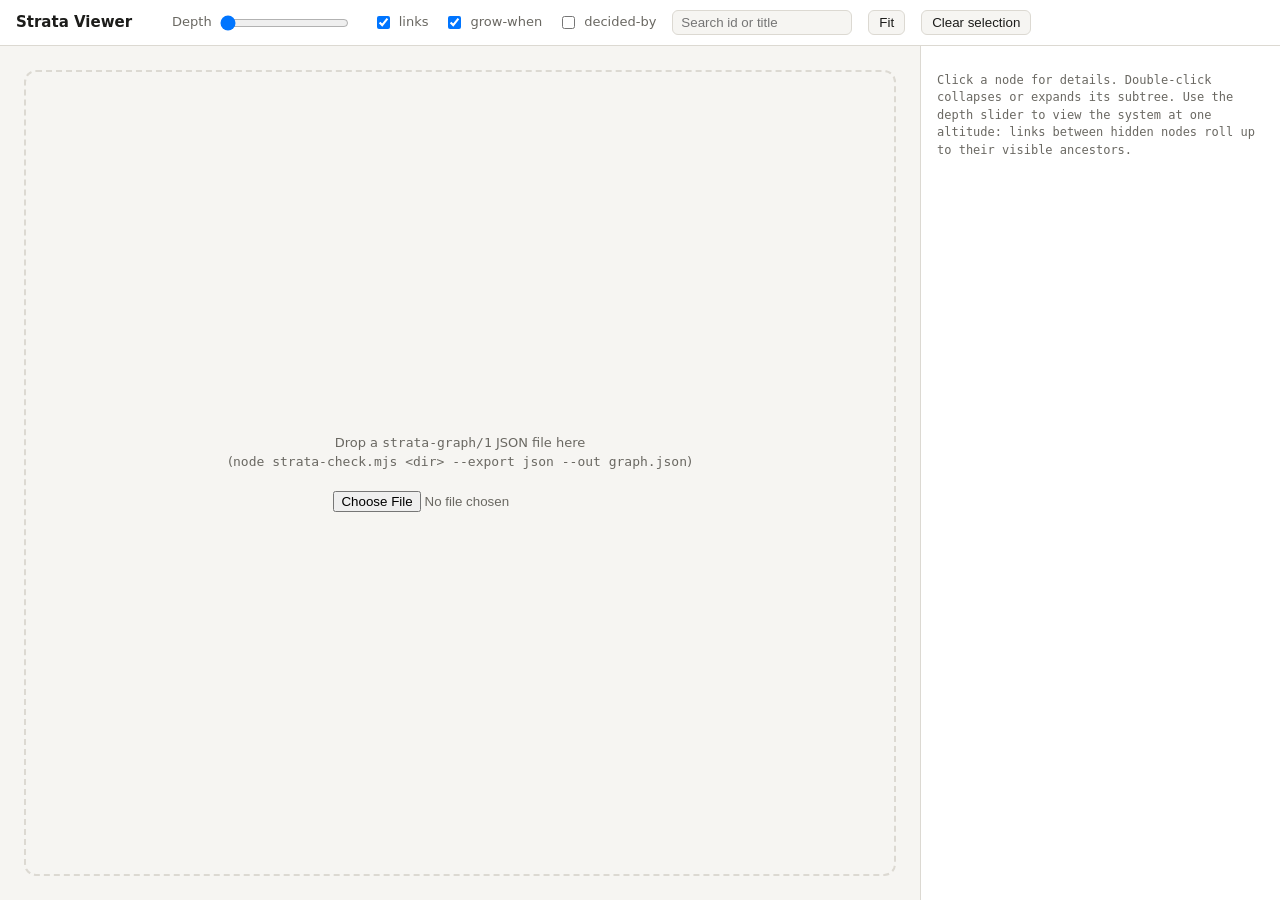
<file: archive/strata-viewer.html>
<!doctype html>
<html lang="en">
<head>
<meta charset="utf-8">
<meta name="viewport" content="width=device-width, initial-scale=1">
<title>Strata Viewer</title>
<style>
:root {
  --bg: #f6f5f2; --panel: #ffffff; --ink: #1c1c1a; --muted: #6a6862; --line: #dcd9d2; --tree: #bdb9b0;
  --accent: #2563eb; --err: #b91c1c; --gap: #c2410c;
  --k-intent: #8b5cf6; --k-system: #0891b2; --k-capability: #0d9488; --k-resource: #d97706;
  --k-architecture: #2563eb; --k-contract: #4f46e5; --k-build: #475569;
}
@media (prefers-color-scheme: dark) {
  :root:not([data-theme="light"]) {
    --bg: #131312; --panel: #1c1c1a; --ink: #ebeae6; --muted: #9b998f; --line: #35342f; --tree: #57554e;
    --accent: #60a5fa; --err: #f87171; --gap: #fb923c;
    --k-intent: #a78bfa; --k-system: #22d3ee; --k-capability: #2dd4bf; --k-resource: #fbbf24;
    --k-architecture: #60a5fa; --k-contract: #818cf8; --k-build: #94a3b8;
  }
}
:root[data-theme="dark"] {
  --bg: #131312; --panel: #1c1c1a; --ink: #ebeae6; --muted: #9b998f; --line: #35342f; --tree: #57554e;
  --accent: #60a5fa; --err: #f87171; --gap: #fb923c;
  --k-intent: #a78bfa; --k-system: #22d3ee; --k-capability: #2dd4bf; --k-resource: #fbbf24;
  --k-architecture: #60a5fa; --k-contract: #818cf8; --k-build: #94a3b8;
}
* { box-sizing: border-box; }
html, body { margin: 0; height: 100%; background: var(--bg); color: var(--ink);
  font: 13px/1.45 ui-sans-serif, system-ui, -apple-system, "Segoe UI", sans-serif; }
.app { display: grid; grid-template-rows: auto 1fr; height: 100%; }
header { display: flex; flex-wrap: wrap; gap: 8px 16px; align-items: center; padding: 10px 16px;
  border-bottom: 1px solid var(--line); background: var(--panel); }
header h1 { font-size: 15px; margin: 0 8px 0 0; }
header .stats { color: var(--muted); }
header label { display: inline-flex; gap: 6px; align-items: center; color: var(--muted); }
header input[type="search"] { padding: 4px 8px; border: 1px solid var(--line); border-radius: 6px;
  background: var(--bg); color: var(--ink); width: 180px; }
header button { padding: 4px 10px; border: 1px solid var(--line); border-radius: 6px; background: var(--bg);
  color: var(--ink); cursor: pointer; }
.main { display: grid; grid-template-columns: 1fr 360px; min-height: 0; }
#stage { position: relative; overflow: hidden; cursor: grab; }
#stage.dragging { cursor: grabbing; }
svg { width: 100%; height: 100%; display: block; }
aside { border-left: 1px solid var(--line); background: var(--panel); overflow: auto; padding: 14px 16px; }
aside h2 { font-size: 15px; margin: 0 0 2px; }
aside h3 { font-size: 11px; text-transform: uppercase; letter-spacing: .05em; color: var(--muted); margin: 14px 0 4px; }
aside ul { margin: 0; padding-left: 16px; }
aside li { margin: 2px 0; }
aside .id { font-family: ui-monospace, SFMono-Regular, Menlo, monospace; font-size: 12px; color: var(--muted); }
aside a { color: var(--accent); cursor: pointer; text-decoration: none; }
.pill { display: inline-block; padding: 1px 7px; border-radius: 999px; font-size: 11px; margin-right: 4px;
  border: 1px solid var(--line); }
.legend { display: flex; flex-wrap: wrap; gap: 6px; }
.legend span { display: inline-flex; align-items: center; gap: 4px; color: var(--muted); }
.legend i { width: 10px; height: 10px; border-radius: 3px; display: inline-block; }
.finding { font-size: 12px; margin: 3px 0; }
.finding b { font-family: ui-monospace, monospace; }
.S { color: var(--err); } .G { color: var(--gap); } .W { color: var(--muted); }
.drop[hidden] { display: none; }
.drop { position: absolute; inset: 24px; display: grid; place-items: center; text-align: center;
  border: 2px dashed var(--line); border-radius: 12px; color: var(--muted); }
.node rect.box { stroke-width: 1.5; rx: 7; }
.node text { fill: var(--ink); pointer-events: none; }
.node .sub { fill: var(--muted); font-size: 10.5px; }
.node.dim, .edge.dim { opacity: .18; }
.node.match rect.box { stroke: var(--accent) !important; stroke-width: 3; }
.node.sel rect.box { stroke-width: 3; }
.tree { fill: none; stroke: var(--tree); stroke-width: 1.4; }
.link { fill: none; stroke-width: 1.4; stroke-dasharray: 5 4; }
.link.grow { stroke-dasharray: 2 4; }
.badge { font-size: 10px; font-weight: 600; }
.hop { font-size: 10px; font-weight: 700; fill: var(--accent); }
@media (max-width: 760px) { .main { grid-template-columns: 1fr; grid-template-rows: 1fr 45%; }
  aside { border-left: 0; border-top: 1px solid var(--line); } }
</style>
</head>
<body>
<div class="app">
  <header>
    <h1 id="title">Strata Viewer</h1>
    <span class="stats" id="stats"></span>
    <label>Depth <input type="range" id="depth" min="0" max="0" value="0"> <b id="depthLabel"></b></label>
    <label><input type="checkbox" id="showLinks" checked> links</label>
    <label><input type="checkbox" id="showGrow" checked> grow-when</label>
    <label><input type="checkbox" id="showDecided"> decided-by</label>
    <input type="search" id="search" placeholder="Search id or title">
    <button id="fit">Fit</button>
    <button id="clear">Clear selection</button>
    <div class="legend" id="legend"></div>
  </header>
  <div class="main">
    <div id="stage">
      <svg id="svg" xmlns="http://www.w3.org/2000/svg"><g id="viewport"></g></svg>
      <div class="drop" id="drop" hidden>
        <div>Drop a <code>strata-graph/1</code> JSON file here<br>
          (<code>node strata-check.mjs &lt;dir&gt; --export json --out graph.json</code>)<br><br>
          <input type="file" id="file" accept="application/json"></div>
      </div>
    </div>
    <aside id="panel"><p class="id">Click a node for details. Double-click collapses or expands its subtree.
      Use the depth slider to view the system at one altitude: links between hidden nodes roll up to their
      visible ancestors.</p></aside>
  </div>
</div>
<script>
const EMBEDDED = null;

const KINDS = ['intent', 'system', 'capability', 'resource', 'architecture', 'contract', 'build'];
const COL = 250, ROW = 58, W = 200, H = 42;
const NS = 'http://www.w3.org/2000/svg';
const $ = (id) => document.getElementById(id);
const esc = (s) => String(s ?? '').replace(/[&<>"]/g, (c) => ({ '&': '&amp;', '<': '&lt;', '>': '&gt;', '"': '&quot;' }[c]));
const css = (v) => getComputedStyle(document.documentElement).getPropertyValue(v).trim();

let G, byId, view = { k: 1, x: 40, y: 40 };
const ui = { maxDepth: 0, collapsed: new Set(), selected: null, impact: null, query: '' };

function load(data) {
  G = data;
  byId = new Map(G.nodes.map((n) => [n.id, n]));
  const max = Math.max(...G.nodes.map((n) => n.depth));
  $('depth').max = max; $('depth').value = max; ui.maxDepth = max;
  $('title').textContent = `Strata · ${G.system || G.source || 'graph'}`;
  const count = (s) => G.findings.filter((f) => f.sev === s).length;
  $('stats').textContent = `${G.nodes.length} nodes · ${G.edges.filter((e) => e.rel === 'link').length} links · ` +
    `${count('S')} errors · ${count('G')} depth signals · ${count('W')} warnings`;
  $('legend').innerHTML = KINDS.map((k) => `<span><i style="background:var(--k-${k})"></i>${k}</span>`).join('');
  $('drop').hidden = true;
  render(); requestAnimationFrame(fit);
}

const kids = (n) => n.children.map((id) => byId.get(id));
function hiddenByCollapse(n) {
  for (let p = n.parent && byId.get(n.parent); p; p = p.parent && byId.get(p.parent)) if (ui.collapsed.has(p.id)) return true;
  return false;
}
const visible = (n) => n.depth <= ui.maxDepth && !hiddenByCollapse(n);
function visibleSelfOrAncestor(n) {
  let x = n;
  while (x && !visible(x)) x = x.parent && byId.get(x.parent);
  return x;
}
function countHidden(n) { return kids(n).reduce((s, c) => s + 1 + countHidden(c), 0); }
function ancestors(n) { const out = []; for (let p = n.parent && byId.get(n.parent); p; p = p.parent && byId.get(p.parent)) out.push(p.id); return out; }
function subtreeIds(n) { return [n.id, ...kids(n).flatMap(subtreeIds)]; }

function impactOf(id) {
  const inside = new Set(subtreeIds(byId.get(id)));
  const inbound = new Map();
  for (const e of G.edges) if (e.rel !== 'decided-by') (inbound.get(e.to) || inbound.set(e.to, []).get(e.to)).push(e);
  const hops = new Map();
  let frontier = [...inside];
  for (let d = 1; frontier.length; d++) {
    const next = [];
    for (const t of frontier) for (const e of inbound.get(t) || []) {
      if (inside.has(e.from) || hops.has(e.from)) continue;
      hops.set(e.from, d); next.push(e.from);
    }
    frontier = next;
  }
  return { inside, hops };
}

function layout() {
  const pos = new Map();
  let row = 0;
  const place = (n) => {
    const vk = kids(n).filter(visible);
    if (!vk.length || ui.collapsed.has(n.id)) { pos.set(n.id, { x: n.depth * COL, y: row++ * ROW }); return; }
    vk.forEach(place);
    const ys = vk.map((k) => pos.get(k.id).y);
    pos.set(n.id, { x: n.depth * COL, y: (ys[0] + ys[ys.length - 1]) / 2 });
  };
  G.nodes.filter((n) => !n.parent && visible(n)).forEach(place);
  return pos;
}

function el(name, attrs, parent) {
  const e = document.createElementNS(NS, name);
  for (const [k, v] of Object.entries(attrs)) e.setAttribute(k, v);
  if (parent) parent.appendChild(e);
  return e;
}

function focusSet() {
  if (ui.impact) return new Set([...ui.impact.inside, ...ui.impact.hops.keys()]);
  if (!ui.selected) return null;
  const n = byId.get(ui.selected);
  const s = new Set([n.id, ...ancestors(n), ...subtreeIds(n)]);
  for (const e of G.edges) { if (e.from === n.id) s.add(e.to); if (e.to === n.id) s.add(e.from); }
  return s;
}

function render() {
  const vp = $('viewport');
  vp.innerHTML = '';
  const pos = layout();
  const focus = focusSet();
  const shown = (id) => pos.has(id);
  const isDim = (ids) => focus && !ids.some((id) => focus.has(id));

  // Altitude columns
  const maxShown = Math.min(ui.maxDepth, Math.max(...G.nodes.map((n) => n.depth)));
  for (let d = 0; d <= maxShown; d++) {
    const t = el('text', { x: d * COL, y: -18, 'font-size': 11, fill: css('--muted') }, vp);
    t.textContent = `L${d}`;
  }

  // Tree edges
  for (const n of G.nodes) {
    if (!n.parent || !shown(n.id) || !shown(n.parent)) continue;
    const a = pos.get(n.parent), b = pos.get(n.id);
    const x1 = a.x + W, y1 = a.y + H / 2, x2 = b.x, y2 = b.y + H / 2, mx = (x1 + x2) / 2;
    el('path', { d: `M${x1},${y1} C${mx},${y1} ${mx},${y2} ${x2},${y2}`,
      class: `tree edge${isDim([n.id, n.parent]) ? ' dim' : ''}` }, vp);
  }

  // Cross links, rolled up to visible ancestors
  const want = { link: $('showLinks').checked, 'grow-when': $('showGrow').checked, 'decided-by': $('showDecided').checked };
  const drawn = new Set();
  for (const e of G.edges) {
    if (!want[e.rel]) continue;
    const a = visibleSelfOrAncestor(byId.get(e.from)), b = visibleSelfOrAncestor(byId.get(e.to));
    if (!a || !b || a === b) continue;
    const key = `${a.id}|${b.id}|${e.rel}`;
    if (drawn.has(key)) continue;
    drawn.add(key);
    const p = pos.get(a.id), q = pos.get(b.id);
    if (!p || !q) continue;
    const fwd = q.x > p.x + 1, same = Math.abs(q.x - p.x) < 1;
    const x1 = same ? p.x + W : fwd ? p.x + W : p.x, x2 = same ? q.x + W : fwd ? q.x : q.x + W;
    const y1 = p.y + H / 2, y2 = q.y + H / 2;
    const bend = same ? 60 + Math.abs(y2 - y1) * 0.15 : 70;
    const c1 = same ? x1 + bend : fwd ? x1 + bend : x1 - bend, c2 = same ? x2 + bend : fwd ? x2 - bend : x2 + bend;
    const color = e.rel === 'decided-by' ? css('--muted') : css(`--k-${byId.get(e.from).kind}`);
    const path = el('path', { d: `M${x1},${y1} C${c1},${y1} ${c2},${y2} ${x2},${y2}`,
      class: `link edge${e.rel === 'grow-when' ? ' grow' : ''}${isDim([e.from, e.to]) && isDim([a.id, b.id]) ? ' dim' : ''}`,
      stroke: color, 'marker-end': 'url(#arrow)' }, vp);
    const title = el('title', {}, path);
    title.textContent = `${e.from} ${e.type}→ ${e.to}`;
  }

  // Nodes
  const findingsBy = new Map();
  for (const f of G.findings) if (f.node) (findingsBy.get(f.node) || findingsBy.set(f.node, []).get(f.node)).push(f);
  const q = ui.query.toLowerCase();
  for (const n of G.nodes) {
    if (!shown(n.id)) continue;
    const p = pos.get(n.id);
    const cls = ['node'];
    if (focus && !focus.has(n.id)) cls.push('dim');
    if (q && (n.id.toLowerCase().includes(q) || n.title.toLowerCase().includes(q))) cls.push('match');
    if (ui.selected === n.id) cls.push('sel');
    const g = el('g', { class: cls.join(' '), transform: `translate(${p.x},${p.y})`, 'data-id': n.id }, vp);
    g.style.cursor = 'pointer';
    const color = css(`--k-${n.kind}`);
    const box = el('rect', { class: 'box', width: W, height: H, rx: 7, fill: `color-mix(in srgb, ${color} 14%, ${css('--panel')})`, stroke: color }, g);
    if (n.state === 'draft') box.setAttribute('stroke-dasharray', '5 3');
    if (n.state === 'parked') { box.setAttribute('stroke-dasharray', '2 3'); box.setAttribute('fill-opacity', '0.45'); }
    if (n.state === 'verified') box.setAttribute('stroke-width', '3');
    const fs = findingsBy.get(n.id) || [];
    const badges = [];
    if (n.openQuestions.length) badges.push([`⚑${n.openQuestions.length}`, css('--gap')]);
    if (fs.some((f) => f.sev === 'S')) badges.push(['✕', css('--err')]);
    else if (fs.some((f) => f.sev === 'G')) badges.push(['◐', css('--gap')]);
    const hiddenKids = ui.collapsed.has(n.id) || (n.depth === ui.maxDepth && n.children.length) ? countHidden(n) : 0;
    if (hiddenKids) badges.push([`+${hiddenKids}`, css('--muted')]);
    const room = 30 - badges.reduce((a, [t]) => a + t.length + 2, 0);
    const title = n.title.length > room ? `${n.title.slice(0, room - 1)}…` : n.title;
    el('text', { x: 10, y: 17, 'font-size': 12, 'font-weight': 600 }, g).textContent = title;
    el('text', { x: 10, y: 32, class: 'sub' }, g).textContent = `${n.id} · ${n.kind}`;
    badges.forEach(([t, c], i) => el('text', { x: W - 8 - i * 26, y: 14, 'text-anchor': 'end', class: 'badge', fill: c }, g).textContent = t);
    if (ui.impact && ui.impact.hops.has(n.id)) el('text', { x: W + 6, y: 14, class: 'hop' }, g).textContent = `hop ${ui.impact.hops.get(n.id)}`;
    const tip = el('title', {}, g);
    tip.textContent = `${n.title}\n${n.id} · L${n.depth} ${n.kind} · ${n.state ?? 'no state'}\n${n.file}:${n.line}`;
  }
}

function select(id) {
  ui.selected = id; ui.impact = null;
  const n = byId.get(id);
  if (!visible(n)) {
    ui.maxDepth = Math.max(ui.maxDepth, n.depth); $('depth').value = ui.maxDepth; $('depthLabel').textContent = `L${ui.maxDepth}`;
    for (const a of ancestors(n)) ui.collapsed.delete(a);
  }
  render(); panel(n);
}

function panel(n) {
  const link = (id) => `<a data-go="${esc(id)}">${esc(id)}</a>`;
  const out = G.edges.filter((e) => e.from === n.id && e.rel !== 'decided-by');
  const sub = new Set(subtreeIds(n));
  const inc = G.edges.filter((e) => sub.has(e.to) && !sub.has(e.from) && e.rel !== 'decided-by');
  const dec = G.edges.filter((e) => e.from === n.id && e.rel === 'decided-by');
  const fs = G.findings.filter((f) => f.node === n.id);
  const path = [...ancestors(n)].reverse().map(link).join(' › ');
  $('panel').innerHTML = `
    <h2>${esc(n.title)}</h2>
    <div class="id">${esc(n.id)} · ${esc(n.file)}:${n.line}</div>
    <p><span class="pill" style="border-color:var(--k-${n.kind})">L${n.depth} · ${n.kind}</span>
       <span class="pill">${esc(n.state ?? 'no state')}</span>
       <span class="pill">${n.words} words</span>
       ${n.needs ? `<span class="pill">needs ${esc(n.needs)}</span>` : ''}</p>
    ${path ? `<h3>Path</h3><div>${path}</div>` : ''}
    ${n.children.length ? `<h3>Children (${n.children.length})</h3><ul>${n.children.map((c) => `<li>${link(c)} <span class="id">${byId.get(c).kind}</span></li>`).join('')}</ul>` : '<h3>Leaf</h3><div class="id">No children; this is where the branch stops.</div>'}
    <h3>Uses (${out.length})</h3>${out.length ? `<ul>${out.map((e) => `<li>${esc(e.type)} → ${link(e.to)}</li>`).join('')}</ul>` : '<div class="id">none</div>'}
    <h3>Used by, this node or below (${inc.length})</h3>${inc.length ? `<ul>${inc.map((e) => `<li>${link(e.from)} ${esc(e.type)} → ${e.to === n.id ? 'this' : link(e.to)}</li>`).join('')}</ul>` : '<div class="id">none</div>'}
    <h3>Impact</h3><div>${n.dependents} dependents outside this subtree. <a id="impactBtn">Show impact</a></div>
    ${dec.length ? `<h3>Decided by</h3><ul>${dec.map((e) => `<li>${esc(e.type)} in ${link(e.to)}</li>`).join('')}</ul>` : ''}
    ${n.decisions.length ? `<h3>Decisions made here</h3><ul>${n.decisions.map((d) => `<li><b>${esc(d.id)}</b> ${esc(d.title)}</li>`).join('')}</ul>` : ''}
    ${n.openQuestions.length ? `<h3>Open questions</h3><ul>${n.openQuestions.map((q) => `<li>⚑ ${esc(q)}</li>`).join('')}</ul>` : ''}
    ${n.growWhen.length ? `<h3>Grows when</h3><ul>${n.growWhen.map((g) => `<li>${link(g)}</li>`).join('')}</ul>` : ''}
    ${fs.length ? `<h3>Findings</h3>${fs.map((f) => `<div class="finding ${f.sev}"><b>${f.code}</b> ${esc(f.msg)}</div>`).join('')}` : ''}`;
  $('panel').querySelectorAll('[data-go]').forEach((a) => a.onclick = () => select(a.dataset.go));
  $('impactBtn').onclick = () => { ui.impact = impactOf(n.id); render(); };
}

// Pan and zoom
function applyView() { $('viewport').setAttribute('transform', `translate(${view.x},${view.y}) scale(${view.k})`); }
function fit() {
  const box = $('viewport').getBBox(), stage = $('stage').getBoundingClientRect();
  if (!box.width) return;
  if (stage.width < 120 || stage.height < 120) { requestAnimationFrame(fit); return; }
  view.k = Math.max(0.15, Math.min(1.2, (stage.width - 60) / box.width, (stage.height - 60) / box.height));
  view.x = (stage.width - box.width * view.k) / 2 - box.x * view.k;
  view.y = (stage.height - box.height * view.k) / 2 - box.y * view.k;
  applyView();
}
$('stage').addEventListener('wheel', (ev) => {
  ev.preventDefault();
  const r = $('stage').getBoundingClientRect(), mx = ev.clientX - r.left, my = ev.clientY - r.top;
  const k = Math.min(3, Math.max(0.15, view.k * Math.exp(-ev.deltaY * 0.0015)));
  view.x = mx - (mx - view.x) * (k / view.k); view.y = my - (my - view.y) * (k / view.k); view.k = k;
  applyView();
}, { passive: false });
let drag = null;
$('stage').addEventListener('pointerdown', (ev) => {
  if (ev.target.closest('.node')) return;
  drag = { x: ev.clientX, y: ev.clientY, vx: view.x, vy: view.y }; $('stage').classList.add('dragging');
});
window.addEventListener('pointermove', (ev) => {
  if (!drag) return;
  view.x = drag.vx + ev.clientX - drag.x; view.y = drag.vy + ev.clientY - drag.y; applyView();
});
window.addEventListener('pointerup', () => { drag = null; $('stage').classList.remove('dragging'); });

$('svg').addEventListener('click', (ev) => { const g = ev.target.closest('.node'); if (g) select(g.dataset.id); });
$('svg').addEventListener('dblclick', (ev) => {
  const g = ev.target.closest('.node'); if (!g) return;
  const id = g.dataset.id;
  ui.collapsed.has(id) ? ui.collapsed.delete(id) : ui.collapsed.add(id);
  render();
});
$('depth').addEventListener('input', () => { ui.maxDepth = Number($('depth').value); $('depthLabel').textContent = `L${ui.maxDepth}`; render(); });
['showLinks', 'showGrow', 'showDecided'].forEach((id) => $(id).addEventListener('change', render));
$('search').addEventListener('input', () => { ui.query = $('search').value.trim(); render(); });
$('fit').onclick = fit;
$('clear').onclick = () => { ui.selected = null; ui.impact = null; render(); };
matchMedia('(prefers-color-scheme: dark)').addEventListener('change', () => G && render());

// Arrow marker
const defs = el('defs', {}, $('svg'));
const marker = el('marker', { id: 'arrow', viewBox: '0 0 10 10', refX: 9, refY: 5, markerWidth: 6, markerHeight: 6, orient: 'auto-start-reverse' }, defs);
el('path', { d: 'M0,0 L10,5 L0,10 z', fill: 'currentColor', opacity: 0.6 }, marker);

// Data: embedded by `--export html`, or dropped in by hand
$('file').addEventListener('change', async () => load(JSON.parse(await $('file').files[0].text())));
$('stage').addEventListener('dragover', (ev) => ev.preventDefault());
$('stage').addEventListener('drop', async (ev) => { ev.preventDefault(); load(JSON.parse(await ev.dataTransfer.files[0].text())); });
if (EMBEDDED) { load(EMBEDDED); $('depthLabel').textContent = `L${ui.maxDepth}`; } else $('drop').hidden = false;
</script>
</body>
</html>
</file>
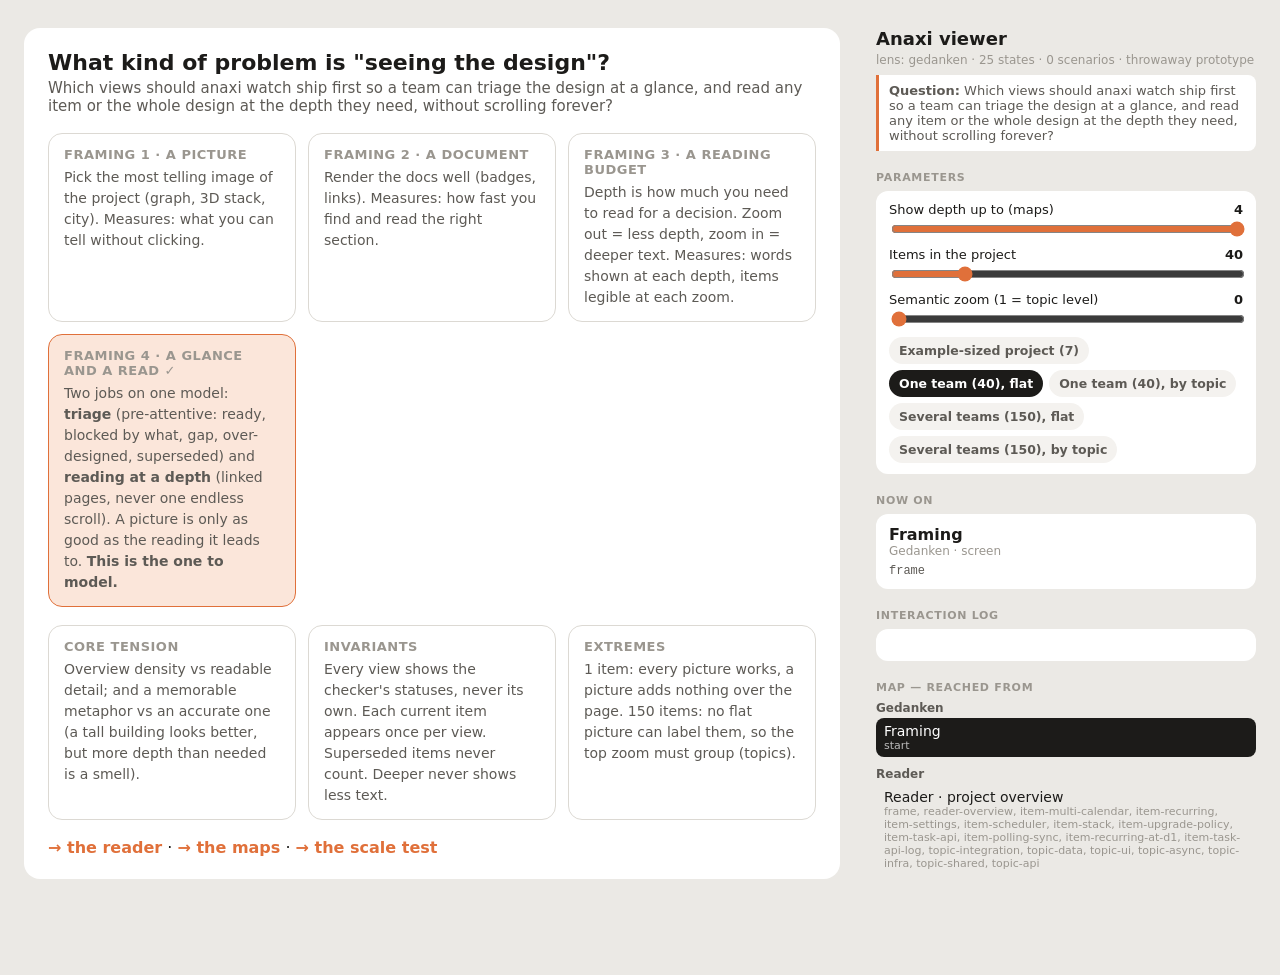
<file: prototype/viewer/gedanken.html>
<!doctype html>
<!-- EXPLORATION (throwaway) · Anaxi viewer: how should people see and move through depth-marked design docs?
QUESTION  Which views should `anaxi watch` ship first so a team can (a) triage the design at a glance and (b) read any
          item, or the whole design, at the depth they need, without scrolling forever?
AUDIENCE  the Anaxi author, who likes spatial metaphors (3D stack, city) and wants the docs themselves readable
LAYERS    project → topic → item → level → section (zoom is depth); overlays: status, blocked-by, lifecycle
VIEWS     frame (what kind of problem) · reader overview (triage as text) · reader item page at a depth (read) ·
          superseded page (lifecycle) · topic page (zoom one step) · map 2D / 3D stack / city on the SAME example
          data (glance) · scale test, same seeded projects for all three, flat vs semantic zoom (does it hold?) ·
          glance matrix (which questions each picture answers) · checks
SIMULATE  varies: project size n, semantic zoom on/off, seed · random: synthetic projects (seeded LCG) · compared:
          2D graph, 3D layer stack, city · measured: label space, items hidden behind others, legible items
-->
<html lang="en">
<head>
  <meta charset="utf-8">
  <meta name="viewport" content="width=device-width, initial-scale=1">
  <title>Anaxi viewer</title>
  <link rel="stylesheet" href="kit/kit.css">
  <script src="kit/vendor/elk.bundled.js"></script>
  <script src="kit/vendor/vega.min.js"></script>
  <script src="kit/vendor/vega-lite.min.js"></script>
  <script src="kit/vendor/vega-embed.min.js"></script>
  <script src="kit/vendor/d3.min.js"></script>
  <script src="kit/vendor/d3-sankey.min.js"></script>
  <script src="kit/vendor/three.min.js"></script>
  <!--VENDOR-->
  <style>
    .ex-cards { display: grid; grid-template-columns: repeat(auto-fit, minmax(230px, 1fr)); gap: 12px; margin: 6px 0 18px; }
    .ex-card { border: 1.5px solid var(--pk-line); border-radius: 14px; padding: 13px 15px; }
    .ex-card h3 { margin: 0 0 5px; font-size: 13px; text-transform: uppercase; letter-spacing: .5px; color: var(--pk-ink-3); }
    .ex-card p { margin: 0; font-size: 14px; line-height: 1.5; color: var(--pk-ink-2); }
    .ex-card.pick { border-color: var(--pk-accent); background: var(--pk-accent-soft); }
    /* the reader */
    .vw { display: grid; grid-template-columns: 190px minmax(0, 1fr) 250px; gap: 22px; font-size: 14px; line-height: 1.55; }
    .vw-crumb { font-size: 12px; color: var(--pk-ink-3); margin-bottom: 6px; }
    .vw-crumb button, .vw-nav button, .vw-rail button, .vw-at { color: var(--pk-accent); font: inherit; cursor: pointer; background: none; border: 0; padding: 0; }
    .vw-nav { font-size: 13px; border-right: 1px solid var(--pk-line); padding-right: 12px; }
    .vw-nav h4, .vw-rail h4 { margin: 12px 0 4px; font-size: 11px; text-transform: uppercase; letter-spacing: .5px; color: var(--pk-ink-3); }
    .vw-nav .o { display: block; padding: 2px 0; color: var(--pk-ink-2); }
    .vw-nav .o.dim { color: var(--pk-ink-3); opacity: .55; }
    .vw-rail { font-size: 13px; border-left: 1px solid var(--pk-line); padding-left: 12px; }
    .vw-rail .n { margin: 4px 0; }
    .vw-rail .o { display: block; padding: 1px 0; color: var(--pk-ink-2); } .vw-rail .o.dim { opacity: .5; }
    .vw-main h1 { margin: 0 0 4px; font-size: 24px; }
    .vw-badges { display: flex; gap: 6px; flex-wrap: wrap; margin: 4px 0 12px; }
    .vw-b { font-size: 12px; border: 1px solid var(--pk-line); border-radius: 999px; padding: 1px 9px; color: var(--pk-ink-2); }
    .vw-b.st-blocked { border-color: var(--pk-bad); color: var(--pk-bad); }
    .vw-b.st-enough { border-color: var(--pk-ok); color: var(--pk-ok); }
    .vw-depth { display: inline-flex; border: 1px solid var(--pk-line); border-radius: 8px; overflow: hidden; margin: 2px 0 10px; }
    .vw-depth button { padding: 3px 10px; font-size: 12px; border: 0; border-right: 1px solid var(--pk-line); background: none; cursor: pointer; color: var(--pk-ink-2); }
    .vw-depth button.on { background: var(--pk-accent); color: #fff; }
    .vw-depth button.past { color: var(--pk-ink-3); text-decoration: line-through; }
    .vw-h { margin: 16px 0 6px; font-size: 16px; }
    .vw-lv { font-size: 11px; font-weight: 600; border-radius: 4px; padding: 0 5px; background: var(--pk-fill); color: var(--pk-ink-2); vertical-align: 2px; }
    .vw-part { font-size: 11px; color: var(--pk-ink-3); font-weight: 400; }
    .vw-main p { margin: 6px 0; }
    .vw-lvtag { float: right; margin-left: 8px; }
    .vw-hidden { font-size: 12px; color: var(--pk-ink-3); border: 1px dashed var(--pk-line); border-radius: 8px; padding: 6px 10px; margin: 10px 0; }
    .vw-table { border-collapse: collapse; font-size: 12.5px; margin: 6px 0; }
    .vw-table td, .vw-table th { border: 1px solid var(--pk-line); padding: 3px 7px; text-align: left; vertical-align: top; }
    .vw-code { background: #22201c; color: #eee; padding: 8px 10px; border-radius: 8px; font-size: 12px; overflow: auto; }
    .vw-list { margin: 4px 0; padding-left: 20px; }
    .vw-check { list-style: none; margin-left: -18px; }
    .vw-check.open { color: var(--pk-bad); }
    .vw-banner { border: 1.5px solid #c9a227; background: #fbf3dc; border-radius: 10px; padding: 9px 12px; margin: 0 0 12px; font-size: 13.5px; }
    .vw-canvas { border-left: 3px solid var(--pk-k-transform, #b39ddb); padding-left: 10px; opacity: .85; }
    .vw-history { border-left: 3px solid #c9a227; padding-left: 10px; opacity: .8; }
    .vw-row { display: grid; grid-template-columns: 26px 200px 90px 1fr; gap: 8px; padding: 5px 0; border-bottom: 1px solid var(--pk-line); font-size: 13px; align-items: baseline; }
    .vw-group { margin: 14px 0 2px; font-size: 12px; text-transform: uppercase; letter-spacing: .5px; color: var(--pk-ink-3); }
    .vw-pager { display: flex; justify-content: space-between; margin-top: 18px; border-top: 1px solid var(--pk-line); padding-top: 8px; font-size: 13px; }
    .mp-labels { position: relative; }
    .mp-labels .lb { position: absolute; font-size: 11px; transform: translate(-50%, -100%); white-space: nowrap; background: rgba(255,255,255,.8); padding: 0 3px; border-radius: 3px; }
    .gm td.y { color: var(--pk-ok); font-weight: 600; } .gm td.n { color: var(--pk-bad); } .gm td.p { color: #b7791f; }
    .sc-grid { display: grid; grid-template-columns: repeat(3, 1fr); gap: 12px; }
    .sc-grid .ex-card b { font-size: 22px; display: block; color: var(--pk-ink); font-variant-numeric: tabular-nums; }
  </style>
</head>
<body>
<script src="kit/kit.js"></script>
<script>
P.init({
  title: "Anaxi viewer",
  lens: "gedanken",
  question: "Which views should anaxi watch ship first so a team can triage the design at a glance, and read any item or the whole design at the depth they need, without scrolling forever?",
  seed: 7,
  start: "frame",
  model: () => ({ at: null, canvas: false, history: false }),
  capture: { width: 1180, height: 620 },
});
</script>
<script src="kit/graph.js"></script>
<script src="kit/charts.js"></script>
<script src="kit/space.js"></script>
<script src="data.js"></script>
<script src="model.js"></script>
<!--SHAPE-->
<script>
const PR = VM.project(window.ANAXI);
const esc = Kit.esc;
const ICON = { blocked: "⛔", later: "⏸️", trim: "✂️", gap: "⬇️", open: "❓", enough: "🎯", none: "❓", superseded: "↪️", retired: "⏹️", archived: "🗄️" };
const WORD = { blocked: "blocked", later: "later", trim: "over-designed", gap: "go deeper", open: "open questions", enough: "enough", none: "no target", superseded: "superseded", retired: "retired", archived: "archived" };
const COLOR = { blocked: "#c0392b", gap: "#d4870f", trim: "#8e44ad", enough: "#2e8b57", later: "#7f8c8d", open: "#d4870f", none: "#999", superseded: "#b8a46a", retired: "#aaa", archived: "#b8a46a" };
const slugOf = (it) => (it.id ? it.id.slice(1) : it.title.toLowerCase().replace(/[^a-z0-9]+/g, "-"));
const name = (it) => it.id || it.title;
const byKey = (k) => PR.byKey.get(k);
const pageOf = (it) => `#/item-${slugOf(it)}`;
const link = (it) => it ? `<button data-pk-hash="${pageOf(it)}">${esc(name(it))}</button>` : "";
// @ids in rendered markdown become in-app links
const linkify = (h) => h.replace(/<a class="vw-at" data-at="(@[\w-]+)">@[\w-]+<\/a>/g, (m, id) => (byKey(id) ? link(byKey(id)) : `<span title="not an item">${id}</span>`));
const ORDER = ["blocked", "gap", "open", "trim", "later", "none", "enough"];

/* ============ 1. FRAME ============ */
P.state("frame", { title: "Framing", group: "Gedanken", render: () => `
  <h1>What kind of problem is "seeing the design"?</h1>
  <p class="pk-lede">${esc(P.cfg.question)}</p>
  <div class="ex-cards">
    <div class="ex-card"><h3>Framing 1 · a picture</h3><p>Pick the most telling image of the project (graph, 3D stack, city). Measures: what you can tell without clicking.</p></div>
    <div class="ex-card"><h3>Framing 2 · a document</h3><p>Render the docs well (badges, links). Measures: how fast you find and read the right section.</p></div>
    <div class="ex-card"><h3>Framing 3 · a reading budget</h3><p>Depth is how much you need to read for a decision. Zoom out = less depth, zoom in = deeper text. Measures: words shown at each depth, items legible at each zoom.</p></div>
    <div class="ex-card pick"><h3>Framing 4 · a glance and a read ✓</h3><p>Two jobs on one model: <b>triage</b> (pre-attentive: ready, blocked by what, gap, over-designed, superseded) and <b>reading at a depth</b> (linked pages, never one endless scroll). A picture is only as good as the reading it leads to. <b>This is the one to model.</b></p></div>
  </div>
  <div class="ex-cards">
    <div class="ex-card"><h3>Core tension</h3><p>Overview density vs readable detail; and a memorable metaphor vs an accurate one (a tall building looks better, but more depth than needed is a smell).</p></div>
    <div class="ex-card"><h3>Invariants</h3><p>Every view shows the checker's statuses, never its own. Each current item appears once per view. Superseded items never count. Deeper never shows less text.</p></div>
    <div class="ex-card"><h3>Extremes</h3><p>1 item: every picture works, a picture adds nothing over the page. 150 items: no flat picture can label them, so the top zoom must group (topics).</p></div>
  </div>
  <button data-pk-hash="#/reader-overview" style="color:var(--pk-accent);font-weight:600">→ the reader</button> ·
  <button data-pk-hash="#/map-2d" style="color:var(--pk-accent);font-weight:600">→ the maps</button> ·
  <button data-pk-hash="#/scale" style="color:var(--pk-accent);font-weight:600">→ the scale test</button>` });

/* ============ 2. THE READER: linked pages over the same model ============ */
const shell = (crumbs, nav, main, rail) => `<div class="vw"><nav class="vw-nav">${nav}</nav><div class="vw-main"><div class="vw-crumb">${crumbs}</div>${main}</div><aside class="vw-rail">${rail}</aside></div>`;
const crumbs = (parts) => parts.map((p) => (p.hash ? `<button data-pk-hash="${p.hash}">${esc(p.label)}</button>` : esc(p.label))).join(" › ");
const topicNav = (active) => {
  const topics = [...new Set(PR.items.map((it) => it.topic))].sort();
  return `<h4>Project</h4><button class="o" data-pk-hash="#/reader-overview">Overview</button><button class="o" data-pk-hash="#/map-2d">Map</button>
    <h4>Topics</h4>${topics.map((t) => `<button class="o" ${t === active ? 'style="font-weight:700"' : ""} data-pk-hash="#/topic-${t}">${esc(t)} · ${PR.items.filter((i) => i.topic === t).length}</button>`).join("")}
    <h4>History</h4>${PR.inactive.map((it) => `<button class="o dim" data-pk-hash="${pageOf(it)}">${ICON[it.status]} ${esc(name(it))}</button>`).join("")}${PR.deleted.map((d) => `<span class="o dim">✕ ${esc(d.id)}</span>`).join("")}`;
};
const row = (it) => `<div class="vw-row"><span>${ICON[it.status]}</span><span>${link(it)} <span style="color:var(--pk-ink-3)">${esc(it.title)}</span></span><span>${esc(it.depth || "—")} → ${esc(it.target || "—")}</span><span>${it.blockedBy.length ? `blocked by ${it.blockedBy.map((k) => link(byKey(k))).join(", ")}` : esc(WORD[it.status])}${it.usedBy.length ? ` · used by ${it.usedBy.map((k) => link(byKey(k))).join(", ")}` : ""}</span></div>`;

P.state("reader-overview", { title: "Reader · project overview", group: "Reader", render: () => {
  const groups = ORDER.map((s) => [s, PR.items.filter((it) => it.status === s)]).filter(([, l]) => l.length);
  const ready = PR.items.filter((it) => it.status === "enough").length;
  const main = `<h1>TaskFlow design</h1>
    <div class="vw-badges"><span class="vw-b">${PR.model.settings.profile} profile</span><span class="vw-b">stage: ${PR.model.settings.stage}</span><span class="vw-b">${PR.items.length} items · ${ready} enough · ${PR.items.filter((i) => i.status === "blocked").length} blocked</span><span class="vw-b">${PR.inactive.length + PR.deleted.length} in history</span></div>
    <p>Sorted by what needs attention first. Each row opens the item's page; nothing here is a copy of the docs.</p>
    ${groups.map(([s, l]) => `<div class="vw-group">${ICON[s]} ${WORD[s]} · ${l.length}</div>${l.map(row).join("")}`).join("")}
    <div class="vw-group">↪️ superseded, retired, deleted</div>
    ${PR.inactive.map((it) => `<div class="vw-row"><span>${ICON[it.status]}</span><span>${link(it)}</span><span>${esc(it.depth)}</span><span>${esc(it.supersededBy ? `superseded by ${it.supersededBy.id}` : "retired")}${it.successor ? ` → ${link(byKey(it.successor))}` : ""}</span></div>`).join("")}
    ${PR.deleted.map((d) => `<div class="vw-row"><span>✕</span><span>${esc(d.id)}</span><span>${esc(d.date || "")}</span><span>deleted: ${esc(d.why || "")} (in git history)</span></div>`).join("")}`;
  const rail = `<h4>Read the whole design</h4><p style="margin:2px 0">One page per item, in <code>uses:</code> order, at one depth: start at ${link(PR.items.find((i) => !i.uses.length))} and follow "next".</p>
    <h4>Nudges</h4>${PR.nudges.filter((n) => n.code !== "N04" && n.severity !== "info").slice(0, 6).map((n) => `<div class="n">${esc(n.code)} ${link(byKey(n.item))}: ${esc(n.message.slice(0, 80))}</div>`).join("")}`;
  return shell(crumbs([{ label: "TaskFlow" }]), topicNav(), main, rail);
} });

// one page per item, in uses: order (what you use first), so "next" reads the design bottom-up, one page at a time
const L = VM.layout(PR.items);
const reading = [...PR.items].sort((a, b) => L.pos.get(a.key).col - L.pos.get(b.key).col || L.topics.indexOf(a.topic) - L.topics.indexOf(b.topic));
function itemPage(it, ctx) {
  const m = ctx.model;
  const dflt = Math.max(VM.lvN(it.depth), 0);
  const at = m.at == null ? dflt : Math.min(m.at, 4);
  const bs = VM.blocks(PR, it);
  const shown = bs.filter((b) => b.kind !== "title" && b.kind !== "mark" && VM.visible(b, at, { canvas: m.canvas, history: m.history }));
  const hidden = bs.filter((b) => b.kind !== "title" && b.kind !== "mark" && !VM.visible(b, at, { canvas: m.canvas, history: m.history }));
  const hiddenLv = [...new Set(hidden.map((b) => b.level))];
  const body = shown.map((b) => {
    const h = linkify(VM.html(b, esc));
    const tag = b.kind !== "heading" && b.lead ? `<span class="vw-lv vw-lvtag lv-${b.level}">${b.level}</span>` : "";
    return b.level === "canvas" ? `<div class="vw-canvas">${h}</div>` : b.level === "history" ? `<div class="vw-history">${h}</div>` : tag + h;
  }).join("");
  const life = it.status === "superseded" || it.status === "archived" || it.status === "retired";
  const banner = life ? `<div class="vw-banner">${ICON[it.status]} <b>${it.supersededBy ? `Superseded by ${esc(it.supersededBy.id)}` : "Retired"}</b>${it.supersededBy?.reason ? `: ${esc(it.supersededBy.reason)}` : it.retired?.reason ? `: ${esc(it.retired.reason)}` : ""}. ${it.successor ? `Read ${link(byKey(it.successor))} instead; this page explains what came before.` : "Kept for its reasoning; it doesn't count."}${it.status === "archived" ? " (archived)" : ""}</div>` : "";
  const depthCtl = `<div class="vw-depth">${VM.LEVELS.map((l, i) => `<button data-act="at:${i}" class="${i === at ? "on" : ""} ${i > (VM.lvN(it.target) >= 0 ? VM.lvN(it.target) : 4) ? "past" : ""}" title="${i > VM.lvN(it.target) ? "beyond the target" : ""}">${l}</button>`).join("")}</div>
    <button data-act="canvas" style="font-size:12px;color:var(--pk-accent);background:none;border:0;cursor:pointer">${m.canvas ? "hide" : "show"} canvas</button>${bs.some((b) => b.level === "history") ? ` · <button data-act="history" style="font-size:12px;color:var(--pk-accent);background:none;border:0;cursor:pointer">${m.history ? "hide" : "show"} decision log</button>` : ""}`;
  const outline = bs.filter((b) => b.kind === "heading" || b.lead).map((b) => {
    const label = b.kind === "heading" ? b.text[0].replace(/`[^`]*`/g, "") : b.text[0].match(/^\*\*([A-Za-z]+)/)[1];
    return `<span class="o ${VM.visible(b, at, { canvas: m.canvas, history: m.history }) ? "" : "dim"}">${b.level ? `<span class="vw-lv">${esc(b.level)}</span> ` : ""}${esc(label)}</span>`;
  }).join("");
  const i = reading.indexOf(it);
  const pager = life ? "" : `<div class="vw-pager"><span>${i > 0 ? `← ${link(reading[i - 1])}` : ""}</span><span style="color:var(--pk-ink-3)">${i + 1} of ${reading.length} · reading at ${VM.LEVELS[at]}</span><span>${i < reading.length - 1 ? `${link(reading[i + 1])} →` : ""}</span></div>`;
  const main = `${banner}<h1>${esc(it.title)}</h1>
    <div class="vw-badges"><span class="vw-b">${esc(name(it))}</span><span class="vw-b st-${it.status}">${ICON[it.status]} ${WORD[it.status]}</span><span class="vw-b">depth ${esc(it.depth || "—")} · target ${esc(it.target || "—")}${it.effective && it.effective !== it.target ? ` (now ${esc(it.effective)})` : ""}</span>${it.risk ? `<span class="vw-b">risk ${it.risk.join("·")}</span>` : ""}<span class="vw-b">${esc(it.file)}:${it.line}</span></div>
    ${depthCtl}${body}
    ${hidden.length ? `<div class="vw-hidden">${hidden.length} block${hidden.length > 1 ? "s" : ""} deeper than ${VM.LEVELS[at]} hidden (${hiddenLv.map((x) => esc(x)).join(", ")}): ${VM.words(hidden)} words. Raise the depth to read them.</div>` : ""}${pager}`;
  const g = it.nudges.filter((n) => n.code !== "N04");
  const rail = `<h4>Status</h4><div class="n">${it.blockedBy.length ? `⛔ blocked by ${it.blockedBy.map((k) => link(byKey(k))).join(", ")}` : `${ICON[it.status]} ${WORD[it.status]}`}</div>
    <h4>Nudges</h4>${g.length ? g.map((n) => `<div class="n"><b>${esc(n.code)}</b> ${esc(n.message)}</div>`).join("") : life ? "<div class='n'>not counted: history</div>" : "<div class='n'>none: designed enough</div>"}
    <h4>Uses</h4>${it.uses.length ? it.uses.map((u) => `<div class="n">${byKey(u.id) ? link(byKey(u.id)) : esc(u.raw)} <span style="color:var(--pk-ink-3)">${esc(u.actual || "")} of ${esc(u.required || "")}</span></div>`).join("") : "<div class='n'>nothing</div>"}
    <h4>Used by</h4>${it.usedBy.length ? it.usedBy.map((k) => `<div class="n">${link(byKey(k))}</div>`).join("") : "<div class='n'>nobody</div>"}
    ${it.parts?.length ? `<h4>Parts (shown inline)</h4>${it.parts.map((p) => `<div class="n">${esc(p.title)} · ${esc(p.file)}</div>`).join("")}` : ""}
    ${(it.supersedes || []).length ? `<h4>Replaced</h4>${it.supersedes.map((s) => `<div class="n">${byKey(s) ? link(byKey(s)) : esc(s)}</div>`).join("")}` : ""}
    <h4>On this page</h4>${outline || "<span class='o dim'>no levelled sections</span>"}`;
  return shell(crumbs([{ label: "TaskFlow", hash: "#/reader-overview" }, { label: it.topic, hash: `#/topic-${it.topic}` }, { label: name(it) }]), topicNav(it.topic), main, rail);
}
for (const it of PR.all) P.state(`item-${slugOf(it)}`, { title: `Reader · ${name(it)}`, group: "Reader", render: (ctx) => itemPage(it, ctx) });
P.action("at", (m, a) => { m.at = +a; });
P.action("canvas", (m) => { m.canvas = !m.canvas; });
P.action("history", (m) => { m.history = !m.history; });
P.fixture("item-recurring-at-d1", "item-recurring", { title: "Reader · @recurring read at D1", model: (m) => ({ ...m, at: 1 }) });
P.fixture("item-task-api-log", "item-task-api", { title: "Reader · @task-api with its decision log", model: (m) => ({ ...m, history: true }) });

for (const t of [...new Set(PR.items.map((it) => it.topic))]) P.state(`topic-${t}`, { title: `Reader · topic ${t}`, group: "Reader", render: () => {
  const mine = PR.items.filter((it) => it.topic === t);
  const outside = [...new Set(mine.flatMap((it) => it.uses.map((u) => u.id)).filter((k) => byKey(k) && byKey(k).topic !== t))];
  const main = `<h1>${esc(t)}</h1><p>${mine.length} item${mine.length > 1 ? "s" : ""}, and what they depend on outside the topic. One step deeper than the project, one step shallower than an item.</p>
    ${ORDER.flatMap((s) => mine.filter((it) => it.status === s)).map(row).join("")}
    <div class="vw-group">depends on, outside ${esc(t)}</div>${outside.length ? outside.map((k) => row(byKey(k))).join("") : "<p>nothing</p>"}`;
  return shell(crumbs([{ label: "TaskFlow", hash: "#/reader-overview" }, { label: t }]), topicNav(t), main, `<h4>Map of this topic</h4><p>${mine.length} items: small enough for any picture (see the scale test).</p>`);
} });

/* ============ 3. MAPS: three pictures, the same example data, the same layout ============ */
const MP = { W: 1100, H: 470 };
const cut = () => (P.params.cut == null ? 4 : P.params.cut);
P.param("cut", { label: "Show depth up to (maps)", min: 0, max: 4, step: 1, value: 4 });

P.state("map-2d", { title: "Map · 2D graph with depth bars", group: "Maps", render: () => `<h1>2D graph with depth bars</h1><p style="font-size:13px"><button data-pk-hash="#/map-2d" style="color:var(--pk-accent)">2D</button> · <button data-pk-hash="#/map-3d" style="color:var(--pk-accent)">3D stack</button> · <button data-pk-hash="#/map-city" style="color:var(--pk-accent)">city</button> · <button data-pk-hash="#/scale" style="color:var(--pk-accent)">scale test</button> · <button data-pk-hash="#/glance" style="color:var(--pk-accent)">glance matrix</button> · <button data-pk-hash="#/checks" style="color:var(--pk-accent)">checks</button></p>
  <p class="pk-lede">Columns: what an item uses is to its left. Each card's bar: filled to its depth, outlined to its target; purple past the target (over-designed). Red edges block. History sits below, pointing at successors.</p><div class="mp2"></div>`,
  after: (ctx) => {
    const els = ctx.el.querySelector(".mp2"), cw = MP.W / L.ncols, ch = 74, H = Math.max(L.nrows * ch + 40, 260) + 90;
    const pos = (it) => { const p = L.pos.get(it.key); return { x: 16 + p.col * cw, y: 16 + p.row * ch }; };
    let s = `<svg width="${MP.W}" height="${H}" viewBox="0 0 ${MP.W} ${H}" style="max-width:100%;background:#fbfaf8;border-radius:12px;font-family:system-ui;font-size:12px">`;
    for (const it of PR.items) for (const u of it.uses) { const d = byKey(u.id); if (!d || !L.pos.has(d.key)) continue;
      const a = pos(it), b = pos(d), bad = it.blockedBy.includes(d.key);
      s += `<path d="M${a.x} ${a.y + 28} C ${a.x - 40} ${a.y + 28}, ${b.x + cw - 10} ${b.y + 28}, ${b.x + cw - 30} ${b.y + 28}" fill="none" stroke="${bad ? "#c0392b" : "#c9c4bb"}" stroke-width="${bad ? 2.5 : 1.3}"/>`; }
    for (const it of PR.items) { const { x, y } = pos(it), d = VM.lvN(it.depth), t = VM.lvN(it.target), w = cw - 30;
      s += `<g><rect x="${x}" y="${y}" width="${w}" height="56" rx="9" fill="#fff" stroke="${COLOR[it.status]}" stroke-width="1.6"/>
        <text x="${x + 9}" y="${y + 18}" font-weight="600">${ICON[it.status]} ${esc(name(it))}</text><text x="${x + 9}" y="${y + 32}" fill="#888" font-size="11">${esc(WORD[it.status])}${it.blockedBy.length ? ` by ${esc(it.blockedBy.join(", "))}` : ""}</text>`;
      for (let l = 0; l <= 4; l++) { if (l > cut()) break; const bx = x + 9 + l * 22, filled = l <= d, over = filled && l > t, needed = l <= t;
        s += `<rect x="${bx}" y="${y + 39}" width="19" height="9" rx="2" fill="${over ? "#8e44ad" : filled ? COLOR[it.status === "blocked" ? "gap" : it.status] : "none"}" stroke="${needed || filled ? "#555" : "#ddd"}" stroke-dasharray="${needed && !filled ? "2 2" : ""}"/>`; }
      s += `</g>`; }
    const hy = H - 70;
    s += `<text x="16" y="${hy}" fill="#888">history</text>`;
    PR.inactive.forEach((it, i) => { const x = 80 + i * 260; const sc = it.successor && byKey(it.successor);
      s += `<rect x="${x}" y="${hy - 16}" width="200" height="40" rx="8" fill="#f6f1e2" stroke="#b8a46a" stroke-dasharray="4 3"/><text x="${x + 8}" y="${hy + 2}" fill="#8a7a4a">${ICON[it.status]} ${esc(name(it))}</text><text x="${x + 8}" y="${hy + 16}" fill="#aaa" font-size="11">${sc ? `→ ${esc(name(sc))}` : "retired"}</text>`;
      if (sc && L.pos.has(sc.key)) { const b = pos(sc); s += `<path d="M${x + 100} ${hy - 16} L ${b.x + 40} ${b.y + 58}" stroke="#b8a46a" stroke-dasharray="4 3" fill="none"/>`; } });
    els.innerHTML = s + "</svg>";
  } });

P.state("map-3d", { title: "Map · 3D layer stack", group: "Maps", render: () => `<h1>3D layer stack</h1><p style="font-size:13px"><button data-pk-hash="#/map-2d" style="color:var(--pk-accent)">2D</button> · <button data-pk-hash="#/map-3d" style="color:var(--pk-accent)">3D stack</button> · <button data-pk-hash="#/map-city" style="color:var(--pk-accent)">city</button> · <button data-pk-hash="#/scale" style="color:var(--pk-accent)">scale test</button> · <button data-pk-hash="#/glance" style="color:var(--pk-accent)">glance matrix</button> · <button data-pk-hash="#/checks" style="color:var(--pk-accent)">checks</button></p>
  <p class="pk-lede">D0–D4 are stacked planes. Each item is a column rising to its depth; the wireframe shows the target. Same layout as the 2D graph, seen from an angle. The slider cuts the stack.</p><div class="mp-labels"><div class="sp-host"></div></div>`,
  after: (ctx) => {
    const host = ctx.el.querySelector(".sp-host"), wrap = ctx.el.querySelector(".mp-labels");
    const S = 2.2, yOf = (l) => l * 1.1, world = (it) => { const p = L.pos.get(it.key); return [(p.col - (L.ncols - 1) / 2) * S * 1.6, (p.row - (L.nrows - 1) / 2) * S]; };
    const r = Space.three(host, { width: MP.W, height: MP.H, camera: { pos: [10, 11, 15], look: [0, 1.6, 0], fov: 42 }, build: (THREE, scene) => {
      for (let l = 0; l <= Math.min(4, cut()); l++) {
        const g = new THREE.Mesh(new THREE.PlaneGeometry(L.ncols * S * 1.6 + 2, L.nrows * S + 2), new THREE.MeshBasicMaterial({ color: 0x8aa4c8, transparent: true, opacity: 0.06 + l * 0.015, side: THREE.DoubleSide }));
        g.rotation.x = -Math.PI / 2; g.position.y = yOf(l); scene.add(g);
      }
      for (const it of PR.items) {
        const [x, z] = world(it), d = Math.min(VM.lvN(it.depth), cut()), t = Math.min(VM.lvN(it.target), cut());
        const hd = yOf(d + 1) - 0.05, ht = yOf(t + 1) - 0.05;
        const col = new THREE.Mesh(new THREE.BoxGeometry(1, hd, 1), new THREE.MeshLambertMaterial({ color: new THREE.Color(COLOR[it.status]) }));
        col.position.set(x, hd / 2, z); scene.add(col);
        const ghost = new THREE.LineSegments(new THREE.EdgesGeometry(new THREE.BoxGeometry(1.15, ht, 1.15)), new THREE.LineBasicMaterial({ color: 0x333333 }));
        ghost.position.set(x, ht / 2, z); scene.add(ghost);
        for (const u of it.uses) { const dep = byKey(u.id); if (!dep || !L.pos.has(dep.key)) continue; const [x2, z2] = world(dep);
          const pts = [new THREE.Vector3(x, 0.02, z), new THREE.Vector3(x2, 0.02, z2)];
          scene.add(new THREE.Line(new THREE.BufferGeometry().setFromPoints(pts), new THREE.LineBasicMaterial({ color: it.blockedBy.includes(dep.key) ? 0xc0392b : 0xaaaaaa }))); }
      }
    } });
    for (const it of PR.items) { const [x, z] = world(it); const v = new THREE.Vector3(x, yOf(Math.max(VM.lvN(it.target), VM.lvN(it.depth)) + 1) + 0.3, z).project(r.camera);
      const lb = document.createElement("div"); lb.className = "lb"; lb.textContent = `${ICON[it.status]} ${name(it)}`;
      lb.style.left = `${((v.x + 1) / 2) * 100}%`; lb.style.top = `${((1 - v.y) / 2) * 100}%`; wrap.appendChild(lb); }
  } });

P.state("map-city", { title: "Map · city", group: "Maps", render: () => `<h1>City</h1><p style="font-size:13px"><button data-pk-hash="#/map-2d" style="color:var(--pk-accent)">2D</button> · <button data-pk-hash="#/map-3d" style="color:var(--pk-accent)">3D stack</button> · <button data-pk-hash="#/map-city" style="color:var(--pk-accent)">city</button> · <button data-pk-hash="#/scale" style="color:var(--pk-accent)">scale test</button> · <button data-pk-hash="#/glance" style="color:var(--pk-accent)">glance matrix</button> · <button data-pk-hash="#/checks" style="color:var(--pk-accent)">checks</button></p>
  <p class="pk-lede">Items are buildings; floors are levels. Solid floors are written, scaffolding is still to write (to the target), purple floors are past the target. Streets are <code>uses:</code>, red where blocked. A 🎯 flag when enough. Rows are topics (districts). History is a grey lot at the edge.</p><div class="sp-host"></div>`,
  after: (ctx) => Space.canvas(ctx.el.querySelector(".sp-host"), { width: MP.W, height: MP.H + 40, draw: (g) => {
    const cell = 92, fh = 15, ox = MP.W / 2 - 40, oy = 120;
    const iso = (c, r) => [ox + (c - r) * cell * 0.62, oy + (c + r) * cell * 0.34];
    const at = (it) => { const p = L.pos.get(it.key); return iso(p.col * 1.4, p.row); };
    // districts
    L.topics.forEach((t, i) => { const rows = PR.items.filter((it) => it.topic === t).map((it) => L.pos.get(it.key).row); });
    // streets
    for (const it of PR.items) for (const u of it.uses) { const d = byKey(u.id); if (!d || !L.pos.has(d.key)) continue; const [x1, y1] = at(it), [x2, y2] = at(d);
      g.strokeStyle = it.blockedBy.includes(d.key) ? "#c0392b" : "#d6d1c7"; g.lineWidth = it.blockedBy.includes(d.key) ? 4 : 3; g.beginPath(); g.moveTo(x1, y1 + 6); g.lineTo(x2, y2 + 6); g.stroke(); }
    const items = [...PR.items].sort((a, b) => { const pa = L.pos.get(a.key), pb = L.pos.get(b.key); return (pa.col + pa.row) - (pb.col + pb.row); });
    for (const it of items) {
      const [x, y] = at(it), d = VM.lvN(it.depth), t = VM.lvN(it.target), w = 40;
      g.fillStyle = "#e9e5dd"; g.beginPath(); g.ellipse(x, y + 6, w * 0.8, w * 0.32, 0, 0, Math.PI * 2); g.fill();
      for (let l = 0; l <= Math.max(d, t) && l <= cut(); l++) {
        const fy = y - (l + 1) * fh; const built = l <= d, over = built && l > t;
        g.fillStyle = over ? "#8e44ad" : built ? COLOR[it.status === "blocked" ? "gap" : it.status] : "rgba(0,0,0,0)";
        g.strokeStyle = built ? "#444" : "#888"; g.setLineDash(built ? [] : [3, 3]); g.lineWidth = 1;
        g.fillRect(x - w / 2, fy, w, fh - 2); g.strokeRect(x - w / 2, fy, w, fh - 2); g.setLineDash([]);
      }
      const top = y - (Math.min(Math.max(d, t), cut()) + 1) * fh - 6;
      if (it.status === "enough") { g.fillStyle = "#2e8b57"; g.fillRect(x + 4, top - 14, 2, 14); g.fillRect(x + 6, top - 14, 10, 7); }
      g.fillStyle = "#333"; g.font = "600 12px system-ui"; g.textAlign = "center"; g.fillText(`${name(it)}`, x, y + 26);
      g.fillStyle = "#888"; g.font = "11px system-ui"; g.fillText(`${it.depth}→${it.target} ${WORD[it.status]}`, x, y + 39);
    }
    g.textAlign = "left"; g.fillStyle = "#aaa"; g.font = "12px system-ui"; g.fillText("history:", 24, MP.H + 10);
    PR.inactive.forEach((it, i) => { g.fillStyle = "#ddd6c4"; g.fillRect(90 + i * 200, MP.H - 4, 30, 14); g.fillStyle = "#8a7a4a"; g.fillText(`${ICON[it.status]} ${name(it)} → ${it.successor || "—"}`, 128 + i * 200, MP.H + 8); });
  } }) });

/* ============ 4. THE SCALE TEST: the same seeded projects for every picture ============ */
P.param("n", { label: "Items in the project", min: 1, max: 200, step: 1, value: 40 });
P.param("zoom", { label: "Semantic zoom (1 = topic level)", min: 0, max: 1, step: 1, value: 0 });
P.preset("example", { n: 7, zoom: 0 }, "Example-sized project (7)");
P.preset("team", { n: 40, zoom: 0 }, "One team (40), flat");
P.preset("team-zoom", { n: 40, zoom: 1 }, "One team (40), by topic");
P.preset("org", { n: 150, zoom: 0 }, "Several teams (150), flat");
P.preset("org-zoom", { n: 150, zoom: 1 }, "Several teams (150), by topic");
const KINDS = [["2d", "2D graph"], ["3d", "3D stack"], ["city", "City"]];
const measure = (p) => { const items = VM.synthetic(p.n, p.seed ?? 7); return KINDS.map(([k, label]) => ({ k, label, ...(p.zoom ? VM.zoomed(items, k) : VM.metrics(items, k)) })); };
P.chart("legible", { title: "Items you can read at a glance (share), by project size", spec: { height: 200, mark: { type: "line", point: true, strokeWidth: 2.5 },
  encoding: { x: { field: "n", type: "quantitative", title: "items in the project" }, y: { field: "share", type: "quantitative", title: null, axis: { format: "%" } }, color: { field: "view", type: "nominal", title: null }, strokeDash: { field: "zoom", type: "nominal", title: null } } } });
const curve = () => [5, 10, 20, 40, 70, 100, 150, 200].flatMap((n) => [0, 1].flatMap((z) => measure({ n, zoom: z, seed: 7 }).map((r) => ({ n, view: r.label, zoom: z ? "by topic" : "flat", share: +r.legibleShare.toFixed(2) }))));
P.state("scale", { title: "Scale test · flat vs by topic", group: "Simulate", presets: true, render: () => {
  const p = P.params, rs = measure(p);
  return `<h1>Does each picture still work as the project grows?</h1><p style="font-size:13px"><button data-pk-hash="#/map-2d" style="color:var(--pk-accent)">2D</button> · <button data-pk-hash="#/map-3d" style="color:var(--pk-accent)">3D stack</button> · <button data-pk-hash="#/map-city" style="color:var(--pk-accent)">city</button> · <button data-pk-hash="#/scale" style="color:var(--pk-accent)">scale test</button> · <button data-pk-hash="#/glance" style="color:var(--pk-accent)">glance matrix</button> · <button data-pk-hash="#/checks" style="color:var(--pk-accent)">checks</button></p><p class="pk-lede">${p.n} seeded items (seed ${p.seed ?? 7}), ${p.zoom ? "seen one topic at a time (the largest topic is measured)" : "all at once"}. Same items, same layout, same 1100×620 canvas for every picture.</p>
    <div class="sc-grid">${rs.map((r) => `<div class="ex-card ${r.legibleShare === Math.max(...rs.map((x) => x.legibleShare)) ? "pick" : ""}"><h3>${r.label}</h3><b>${r.legible}/${r.n}</b>items readable · ${r.occluded} hidden behind others · ${r.labelPx}px label space${r.topics ? ` · ${r.topics} topics, largest ${r.topicSize}` : ""}</div>`).join("")}</div>
    <div class="cx-legible" style="margin-top:14px"></div>
    <p style="font-size:12.5px;color:var(--pk-ink-3)">Readable = label space ≥ 90 px and less than half covered by a nearer item. Geometry of bounding boxes, not pixels; 3D and the city are fitted to the canvas as a camera would. A real 3D view can rotate, which trades occlusion for interaction: a glance is one frame.</p>`;
}, after: (ctx) => Chart.render(ctx.el.querySelector(".cx-legible"), "legible", { data: curve() }) });

P.state("glance", { title: "Glance matrix · which questions each view answers", group: "Simulate", render: () => {
  const Q = [
    ["What's ready to build?", "y", "p", "y", "y", "icon + colour; 3D: colour only, labels collide"],
    ["What blocks it, and by what?", "y", "p", "y", "y", "a red edge needs both ends visible: 3D hides one at 40+"],
    ["How far is each from its target?", "y", "y", "y", "y", "bar length (2D), column vs wireframe (3D), floors vs scaffolding (city)"],
    ["What's over-designed?", "y", "p", "y", "y", "colour past the target; in 3D it's inside the wireframe"],
    ["What was superseded, by what?", "y", "n", "p", "y", "2D: dashed arrow to the successor; the reader: a banner and history list"],
    ["What does the doc actually say, at D2?", "n", "n", "n", "y", "only text answers this: maps must open the reader"],
    ["Readable at the example's 7 items?", "y", "p", "p", "y", "3D hides @recurring; the city covers two labels"],
    ["Still readable at 150 items?", "p", "n", "n", "y", "only by topic (see the scale test); the reader pages by topic too"],
  ];
  const c = (v) => `<td class="${v}">${v === "y" ? "yes" : v === "n" ? "no" : "partly"}</td>`;
  return `<h1>What can you tell without clicking?</h1><p class="pk-lede">Judged from the renders above on the example data, and the scale test. A judgment, recorded as assumed.</p>
    <table class="vw-table gm" style="font-size:13.5px"><tr><th>Question</th><th>2D graph</th><th>3D stack</th><th>City</th><th>Reader</th><th>Why</th></tr>${Q.map((q) => `<tr><td>${q[0]}</td>${c(q[1])}${c(q[2])}${c(q[3])}${c(q[4])}<td style="color:var(--pk-ink-3)">${q[5]}</td></tr>`).join("")}</table>`;
} });

/* ============ sanity checks ============ */
P.check("every current item appears exactly once in the map layout; history items never do", () => {
  const ks = [...L.pos.keys()];
  return { ok: ks.length === PR.items.length && new Set(ks).size === ks.length && !PR.inactive.some((it) => L.pos.has(it.key)), detail: `${ks.length} placed, ${PR.inactive.length} in history` };
});
P.check("statuses come from the checker (no view computes its own)", () => ({ ok: PR.items.every((it) => it.status === window.ANAXI.model.items.find((x) => (x.id || `${x.file}#${x.line}`) === it.key).status), detail: PR.items.map((it) => it.status).join(" ") }));
P.check("deeper never shows less: words visible at D0 ≤ D1 ≤ … ≤ D4, for every item", () => {
  const bad = PR.all.filter((it) => { const bs = VM.blocks(PR, it); const w = [0, 1, 2, 3, 4].map((d) => VM.words(bs.filter((b) => VM.visible(b, d)))); return w.some((x, i) => i && x < w[i - 1]); });
  return { ok: !bad.length, detail: bad.map(name).join(", ") || "all monotonic" };
});
P.check("no text lost: splitting at lead-ins keeps every word (D4 + canvas + history = all)", () => {
  const bad = PR.all.filter((it) => { const bs = VM.blocks(PR, it).filter((b) => b.kind !== "mark" && b.kind !== "title"); return VM.words(bs.filter((b) => VM.visible(b, 4, { canvas: true, history: true }))) !== VM.words(bs); });
  return { ok: !bad.length, detail: bad.map(name).join(", ") || "none lost" };
});
P.check("lead-ins give the depth control something to filter on most items", () => {
  const withLv = PR.all.filter((it) => VM.blocks(PR, it).filter((b) => /^D/.test(b.level || "")).length >= 2);
  return { ok: withLv.length >= PR.all.length - 2, detail: `${withLv.length}/${PR.all.length} items have ≥2 levelled blocks (headings alone: ${PR.all.filter((it) => (it.sections || []).filter((s) => /^D/.test(s.level || "")).length >= 2).length})` };
});
P.check("synthetic projects: blocked exactly when a used item is short of its target", (p) => {
  const items = VM.synthetic(p.n, p.seed ?? 7), byK = new Map(items.map((i) => [i.key, i]));
  return { ok: items.every((it) => (it.status === "blocked") === it.uses.some((u) => VM.lvN(byK.get(u.id).depth) < VM.lvN(byK.get(u.id).target))), detail: `${items.filter((i) => i.status === "blocked").length} blocked of ${items.length}` };
});
P.check("extreme: one item is readable in every picture", () => { const rs = KINDS.map(([k]) => VM.metrics(VM.synthetic(1, 7), k)); return { ok: rs.every((r) => r.legible === 1 && r.occluded === 0), detail: rs.map((r) => r.legible).join("/") }; });
P.check("the ranking isn't luck: across 20 seeds at 40 items by topic, 2D reads at least as many items as 3D and the city", () => {
  const worse = []; for (let s = 1; s <= 20; s++) { const items = VM.synthetic(40, s); const [a, b, c] = KINDS.map(([k]) => VM.zoomed(items, k).legible); if (a < b || a < c) worse.push(s); }
  return { ok: !worse.length, detail: worse.length ? `seeds ${worse.join(",")}` : "20/20 seeds" };
});
P.state("checks", { title: "Sanity checks", group: "Simulate", presets: true, render: () => `<h1>Sanity checks</h1><p class="pk-lede">Run for these parameters; every preset is checked at capture.</p>${Kit.checks()}` });

/* ============ 5. DECIDE ============ */
P.decision("Reader first: anaxi watch ships the docs as linked pages (overview → topic → item), each item one page with a depth control, an outline, parts inline, uses/used-by, nudges and the gate; 'next' walks the design in uses: order. Never one endless scroll.", "made");
P.decision("The 2D graph with depth bars is the default map, and it zooms by topic: the project level shows topics (counts and worst status), a topic shows its items. Readable at 7, 40 and 150 items by topic (scale test, 20 seeds).", "made");
P.decision("No city in v1: it is the most memorable picture, but its labels already collide at the example's 7 items (2 of 7 hidden: @scheduler and Upgrade policy in the render) and a third at 40; by topic it holds to ~11 items. Keep it as a later, optional view over the same layout.", "made");
P.decision("No 3D layer stack: @recurring is already hidden behind @multi-calendar at 7 items, and at 40 flat it hides 17 of 40 columns with no label readable; depth is already a length in the 2D bar, so height adds nothing.", "made");
P.decision("Levels come from headings AND from paragraph lead-ins named after the levels (Why, What, Shape, Contract, Build), split mid-paragraph: headings alone give the depth control nothing on 6 of 8 example items.", "made", { level: "D2" });
P.decision("Readability measured on bounding-box geometry, not pixels or people; a rotatable 3D view could recover some occlusion at the cost of interaction.", "assumed");
P.decision("The glance matrix is a judgment from the renders, not a user test.", "assumed");
P.question("Should the checker emit blocks (section and lead-in levels, line ranges) in the JSON, so the reader never re-parses markdown?", { level: "D3" });
P.question("A topic above ~25 items stops fitting the 2D map too (the curve fades past 150 items): split it by folder or sub-topic, or fall back to the overview list?", { level: "D2" });
P.question("Topic for an item without about: — its folder, or 'unsorted'?", { level: "D2" });
P.question("Does the live reload need per-file granularity (SSE with the changed paths) or is a full model refresh fast enough (~0.07 s)?", { level: "D3" });
P.entity("ViewModel", { desc: "what the page gets: anaxi-check status --json (anaxi/1) plus blocks", fields: [["items", "Item[]", "current, with status, uses, parts, sections"], ["inactive", "Item[]", "superseded, retired, archived, with successor"], ["deleted", "{id,date,why,successor,commit}[]", "RETIRED.md"], ["nudges", "Nudge[]", ""], ["blocks", "{item, file, line, kind, level}[]", "proposed: from the checker"]] });
P.route({ method: "GET", path: "/", summary: "overview page" });
P.route({ method: "GET", path: "/item/:id?at=D2", summary: "an item's page at a depth" });
P.route({ method: "GET", path: "/topic/:topic", summary: "a topic page" });
P.route({ method: "GET", path: "/map?topic=&cut=", summary: "the 2D map, by topic" });
P.route({ method: "GET", path: "/api/model", summary: "the ViewModel JSON" });
P.route({ method: "EVENT", path: "/events", summary: "server-sent: model changed after a save" });
P.shape({
  approach: "anaxi watch: a read-only local reader of linked pages (overview → topic → item, depth control, outline, parts inline, superseded banner, next/previous in uses: order) with a 2D depth-bar map that zooms by topic; all from one ViewModel; a city view possible later over the same layout",
  rejected: [{ approach: "City (for v1)", why: "labels collide at 7 items (2/7 hidden), a third at 40; memorable but not readable; a later optional view" },
    { approach: "3D layer stack", why: "17/40 columns hidden and no readable labels at 40 items flat; depth-as-height duplicates the bar" },
    { approach: "One continuous super-TDD document", why: "the example's @recurring alone is 439 words at D4; a project reads as pages with a depth control, and one document only for export" },
    { approach: "Flat maps of the whole project", why: "no picture labels 150 items on one screen; the top zoom must be topics" }],
  entities: ["ViewModel"], routes: true,
  states: [
    { id: "overview", title: "Project overview", group: "Reader", notes: "status groups, blocked-by, history and deleted ids; links only" },
    { id: "topic", title: "Topic page", group: "Reader", notes: "a topic's items and what they use outside it" },
    { id: "item", title: "Item page", group: "Reader", notes: "depth control D0–D4, outline, parts inline, uses/used-by, nudges, gate, next/previous" },
    { id: "item-superseded", title: "Superseded item page", group: "Reader", notes: "banner with the successor; no pager" },
    { id: "map", title: "2D map", group: "Map", notes: "depth bars, red blocking edges, history strip; project = topics, topic = items" },
  ],
  model: ["model.js"],
});

P.start();
</script>
</body>
</html>
</file>
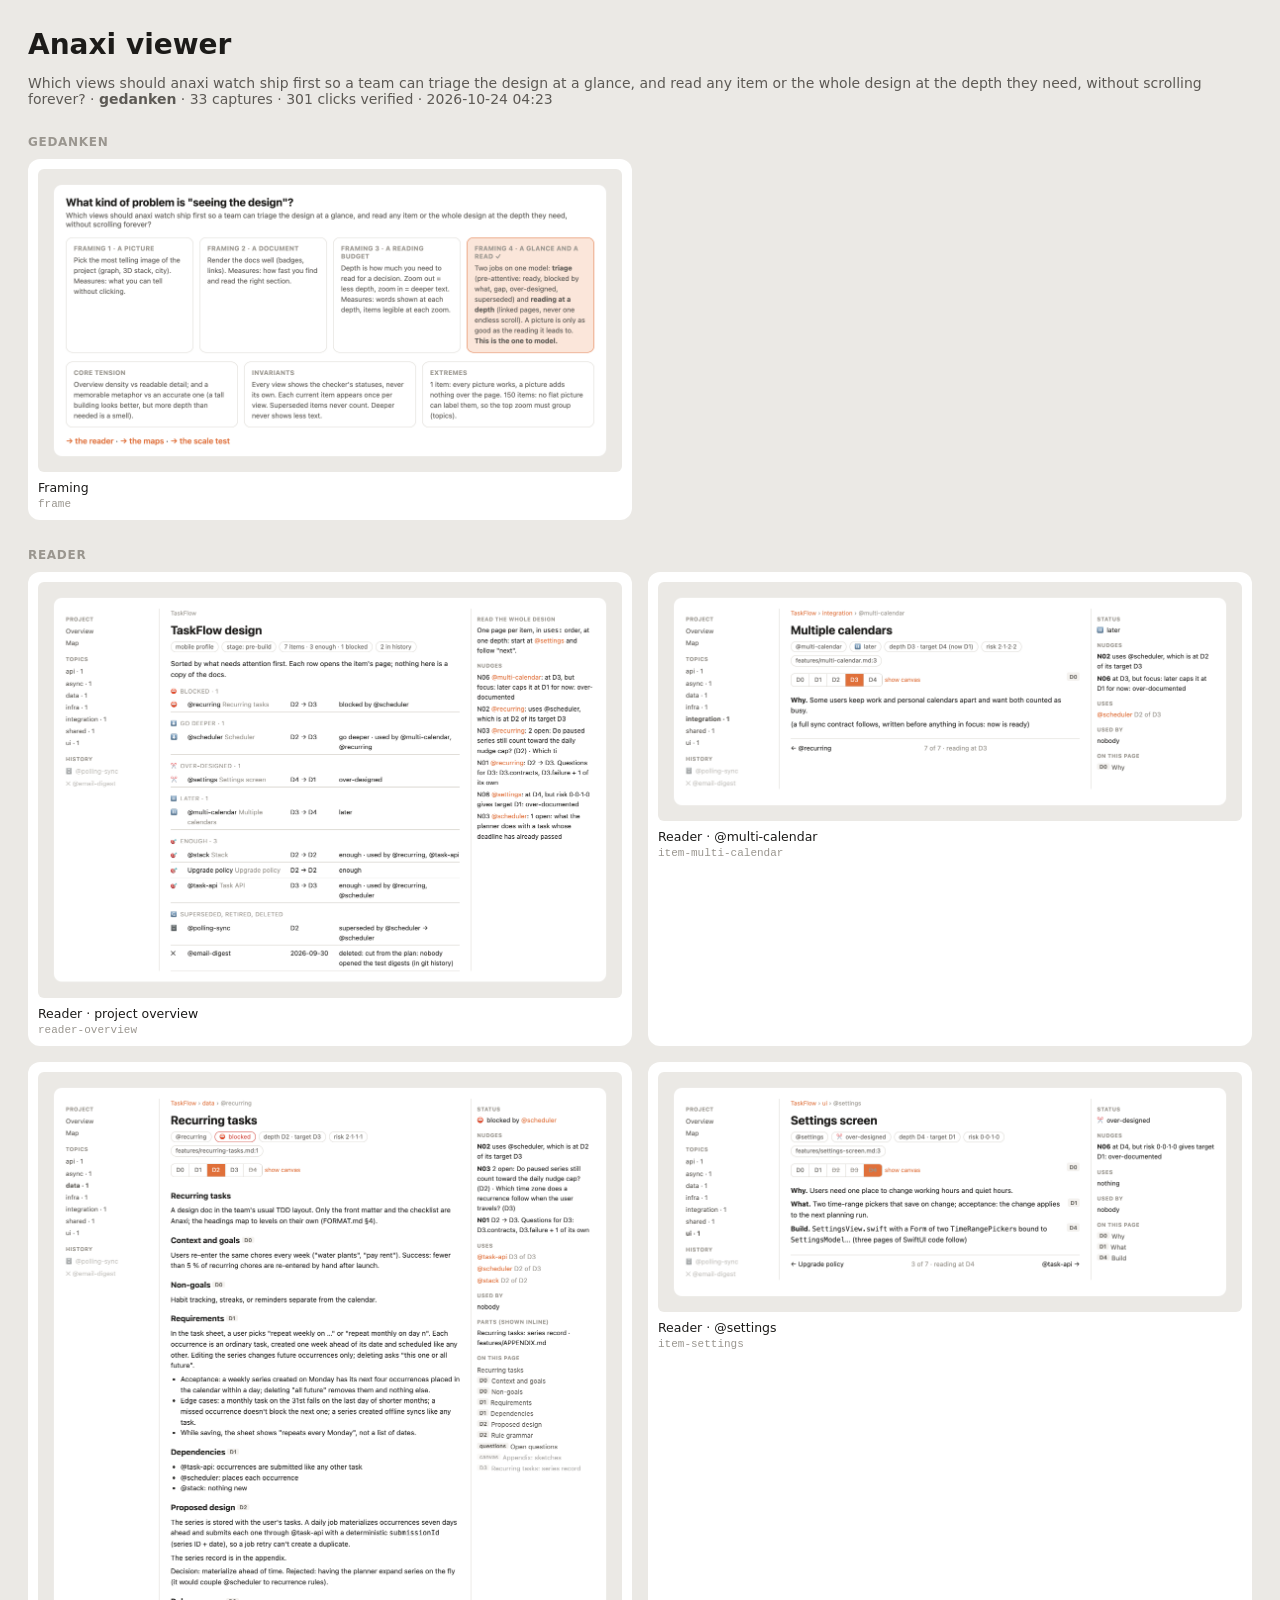
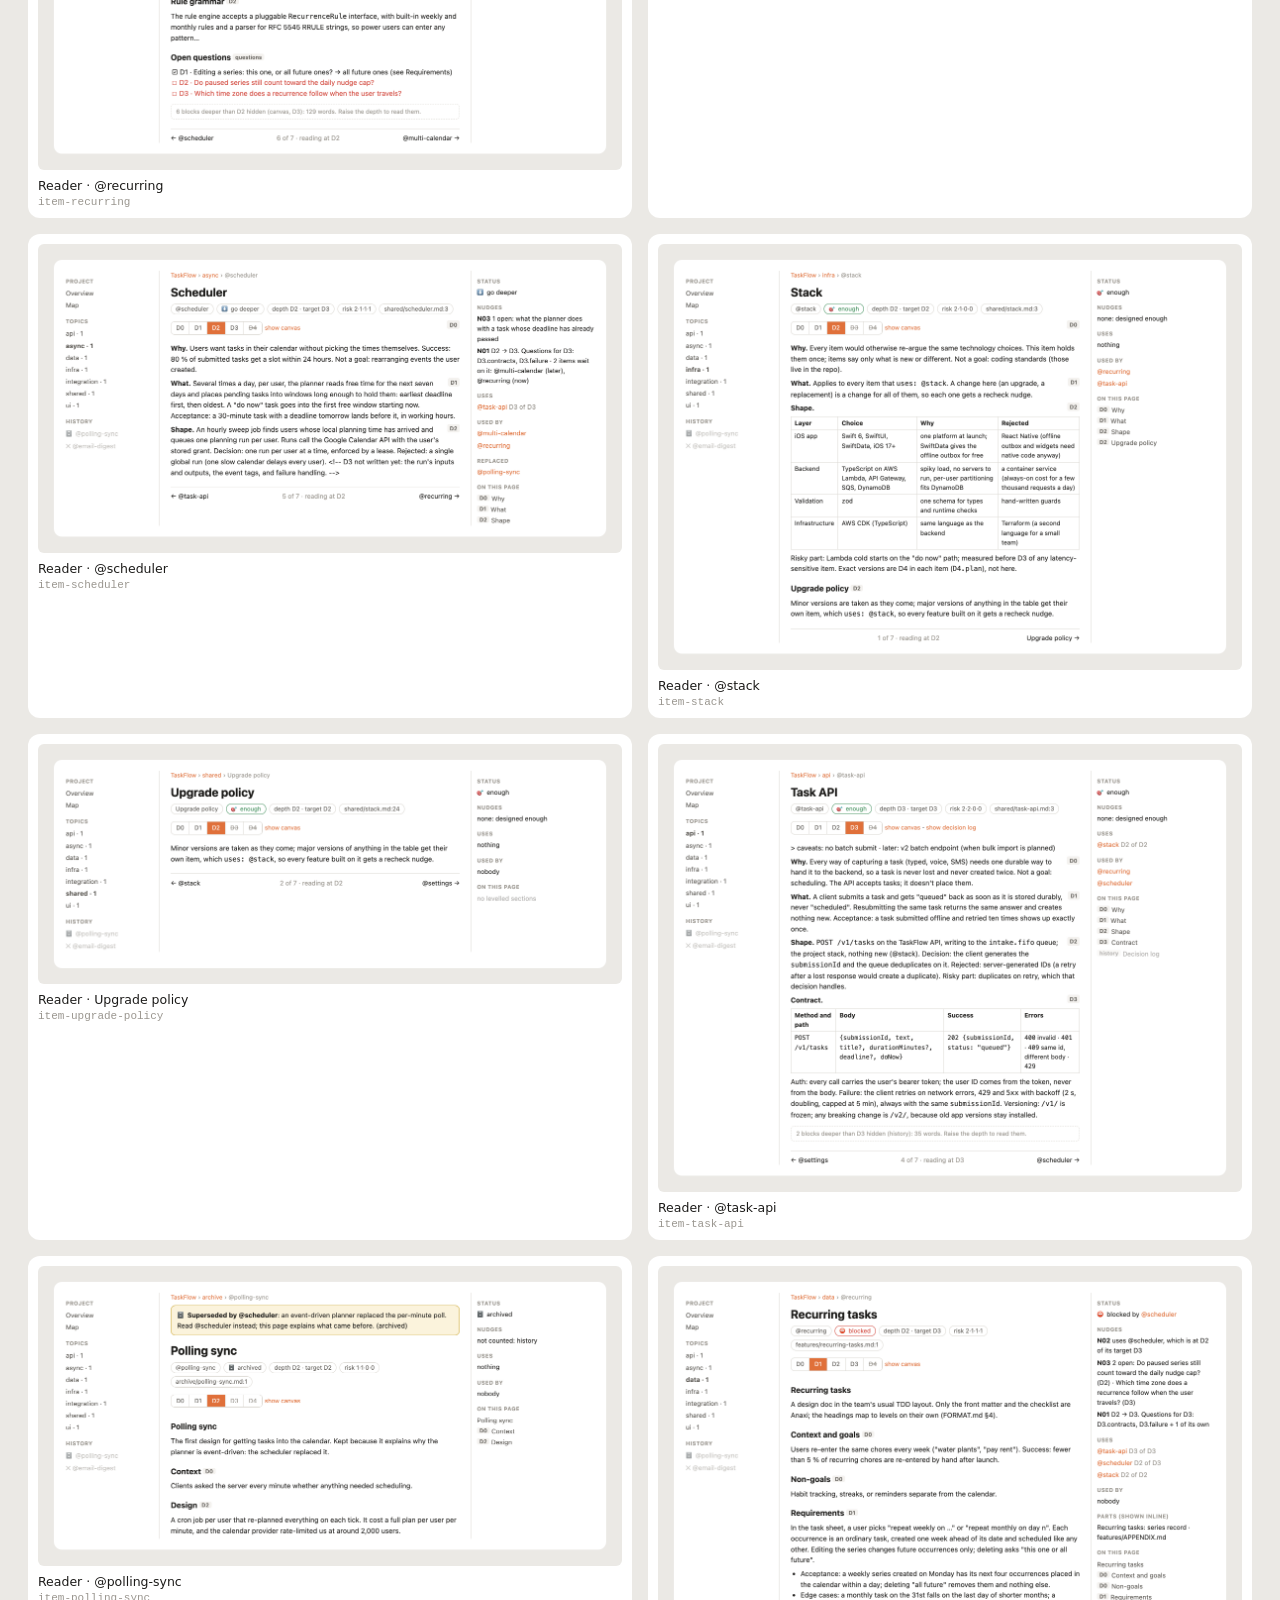
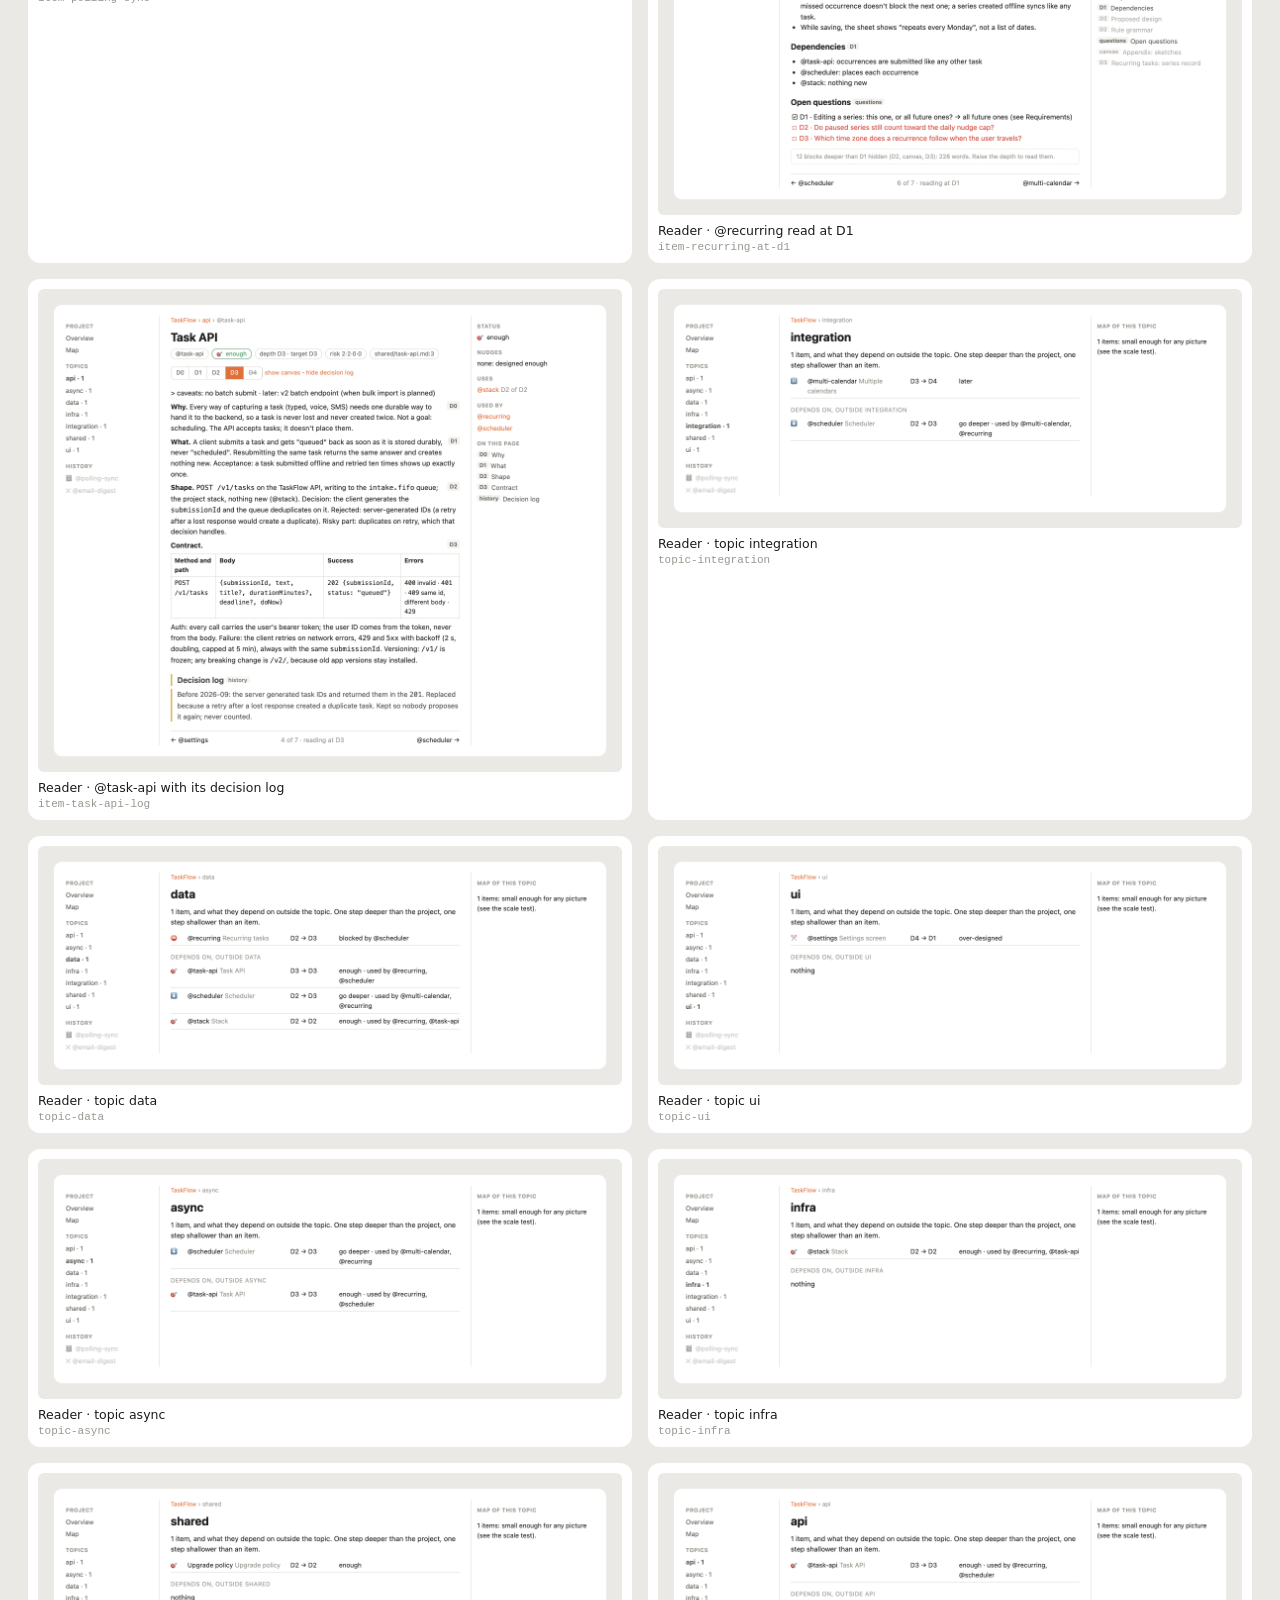
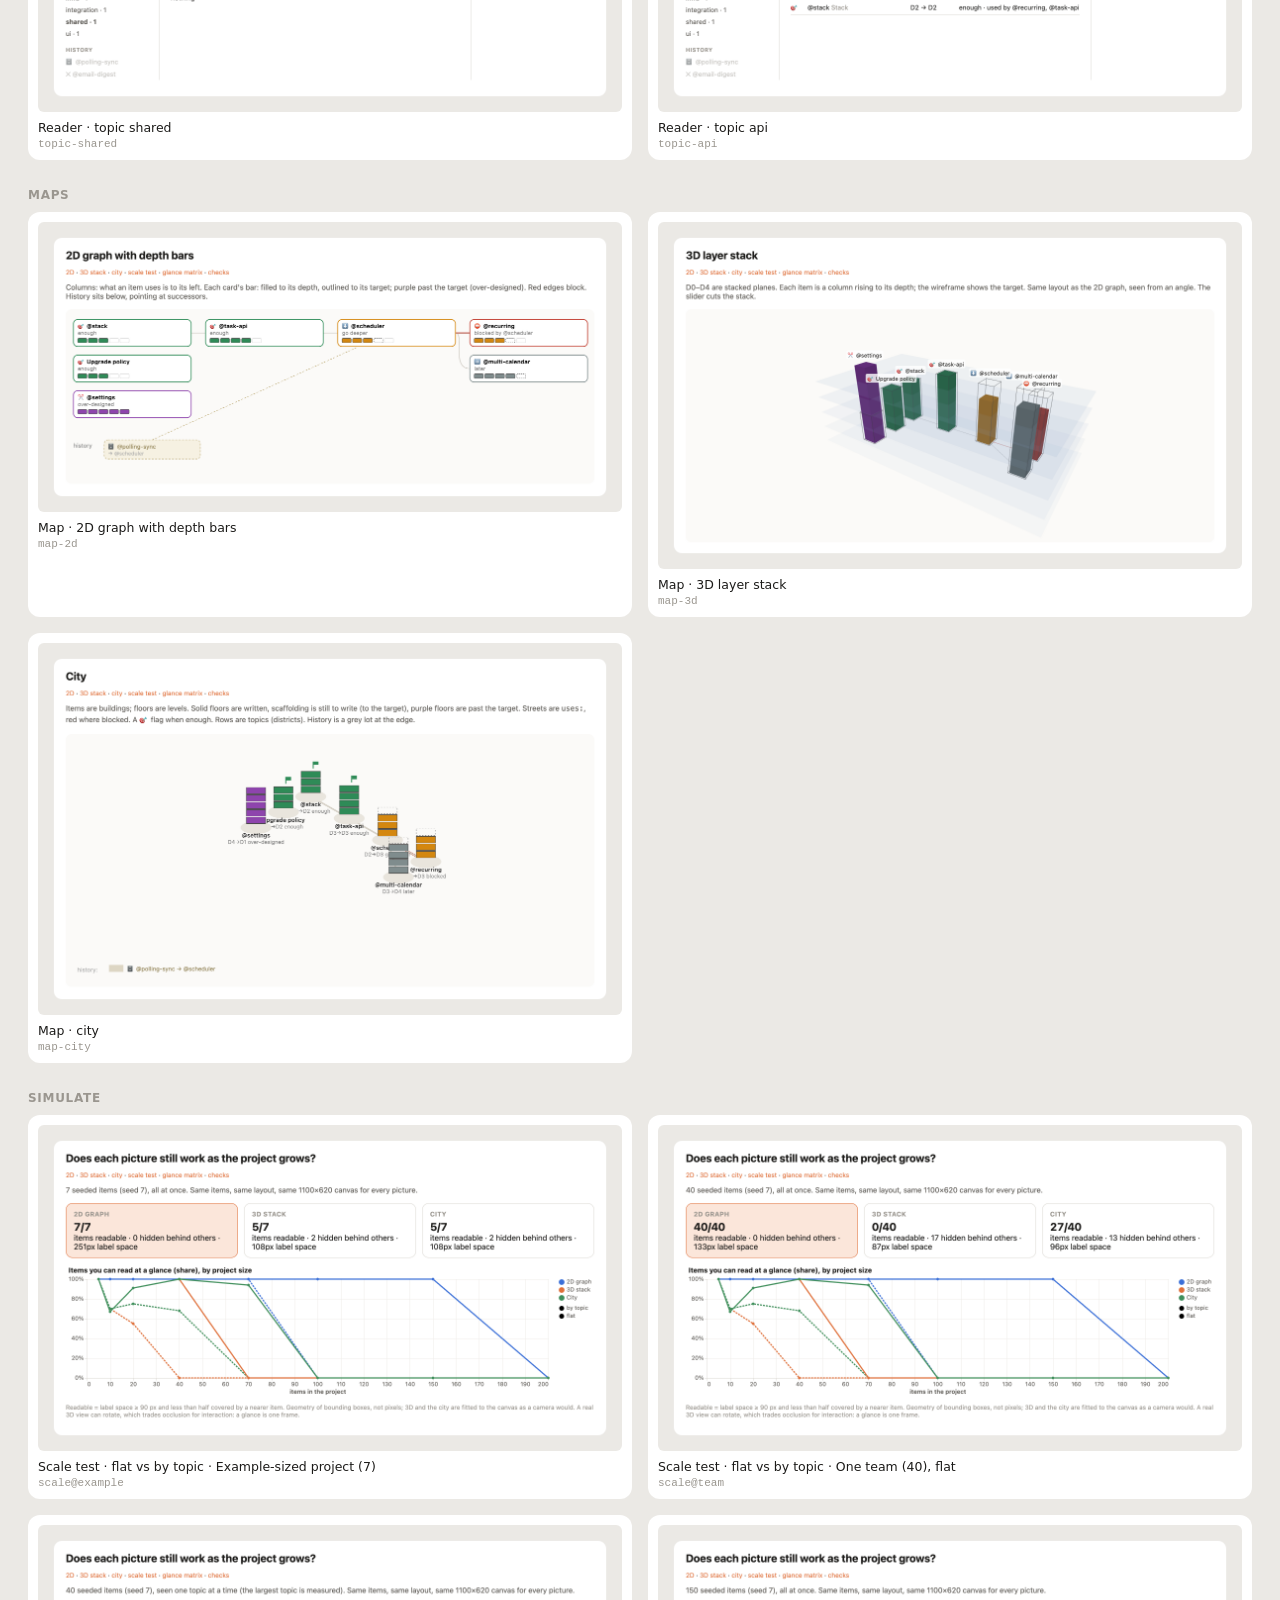
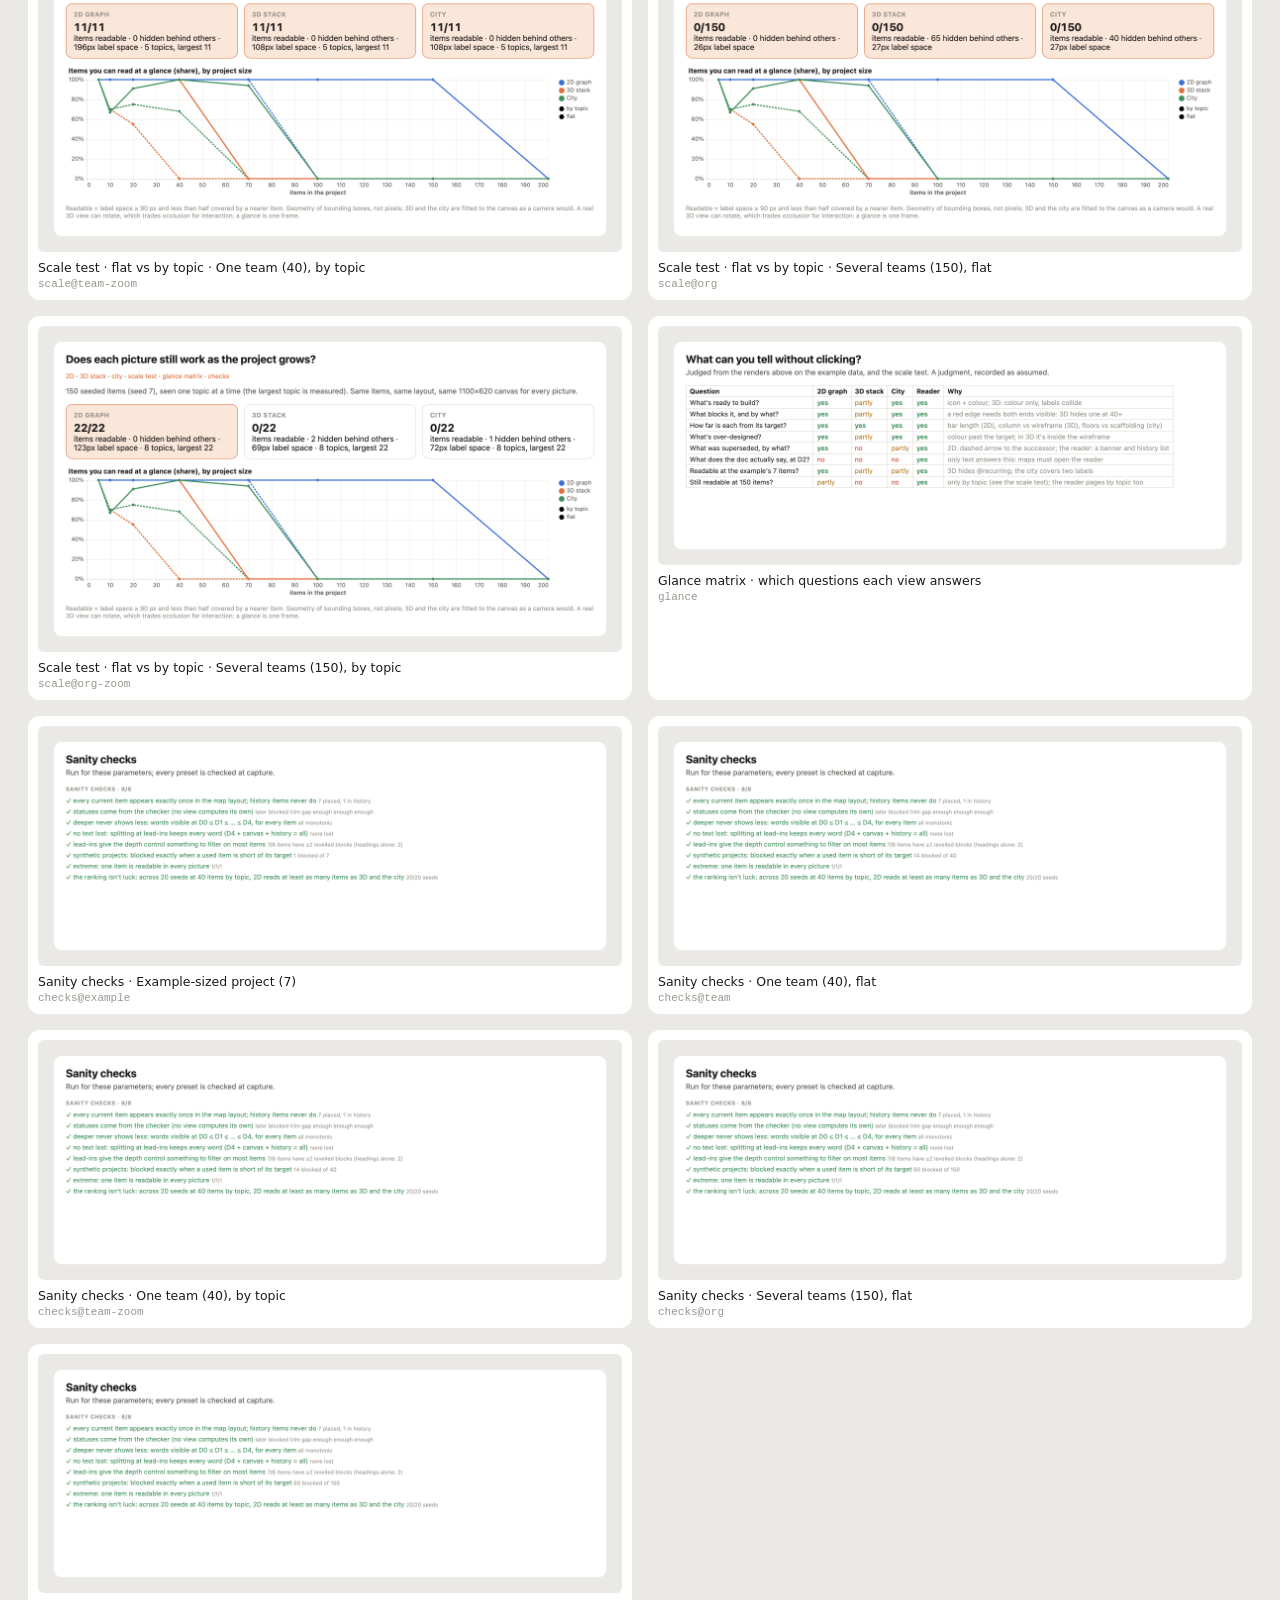
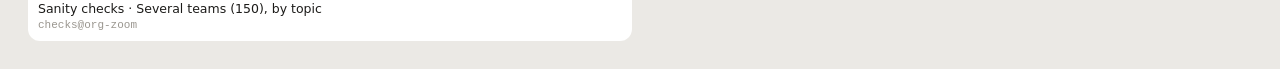
<file: docs/prototypes/viewer/gedanken/contact.html>
<!doctype html><meta charset="utf-8"><title>Anaxi viewer — captures</title>
<style>body{font:14px -apple-system,system-ui,sans-serif;background:#ebe9e5;margin:0;padding:28px;color:#1c1b19}h1{margin:0}p{color:#5d5a55}
h2{font-size:12px;text-transform:uppercase;letter-spacing:.7px;color:#9a968f;margin:28px 0 10px}.g{display:grid;grid-template-columns:repeat(auto-fill,minmax(420px,1fr));gap:16px}
figure{margin:0;background:#fff;border-radius:12px;padding:10px}img{width:100%;display:block;border-radius:6px}figcaption{font-size:12.5px;margin-top:8px}figcaption code{color:#9a968f;font-size:11px}</style>
<h1>Anaxi viewer</h1><p>Which views should anaxi watch ship first so a team can triage the design at a glance, and read any item or the whole design at the depth they need, without scrolling forever? · <b>gedanken</b> · 33 captures · 301 clicks verified · 2026-10-24 04:23</p>
<h2>Gedanken</h2><div class="g"><figure><a href="png/frame.png"><img src="png/frame.png" loading="lazy"></a><figcaption>Framing<br><code>frame</code></figcaption></figure></div><h2>Reader</h2><div class="g"><figure><a href="png/reader-overview.png"><img src="png/reader-overview.png" loading="lazy"></a><figcaption>Reader · project overview<br><code>reader-overview</code></figcaption></figure><figure><a href="png/item-multi-calendar.png"><img src="png/item-multi-calendar.png" loading="lazy"></a><figcaption>Reader · @multi-calendar<br><code>item-multi-calendar</code></figcaption></figure><figure><a href="png/item-recurring.png"><img src="png/item-recurring.png" loading="lazy"></a><figcaption>Reader · @recurring<br><code>item-recurring</code></figcaption></figure><figure><a href="png/item-settings.png"><img src="png/item-settings.png" loading="lazy"></a><figcaption>Reader · @settings<br><code>item-settings</code></figcaption></figure><figure><a href="png/item-scheduler.png"><img src="png/item-scheduler.png" loading="lazy"></a><figcaption>Reader · @scheduler<br><code>item-scheduler</code></figcaption></figure><figure><a href="png/item-stack.png"><img src="png/item-stack.png" loading="lazy"></a><figcaption>Reader · @stack<br><code>item-stack</code></figcaption></figure><figure><a href="png/item-upgrade-policy.png"><img src="png/item-upgrade-policy.png" loading="lazy"></a><figcaption>Reader · Upgrade policy<br><code>item-upgrade-policy</code></figcaption></figure><figure><a href="png/item-task-api.png"><img src="png/item-task-api.png" loading="lazy"></a><figcaption>Reader · @task-api<br><code>item-task-api</code></figcaption></figure><figure><a href="png/item-polling-sync.png"><img src="png/item-polling-sync.png" loading="lazy"></a><figcaption>Reader · @polling-sync<br><code>item-polling-sync</code></figcaption></figure><figure><a href="png/item-recurring-at-d1.png"><img src="png/item-recurring-at-d1.png" loading="lazy"></a><figcaption>Reader · @recurring read at D1<br><code>item-recurring-at-d1</code></figcaption></figure><figure><a href="png/item-task-api-log.png"><img src="png/item-task-api-log.png" loading="lazy"></a><figcaption>Reader · @task-api with its decision log<br><code>item-task-api-log</code></figcaption></figure><figure><a href="png/topic-integration.png"><img src="png/topic-integration.png" loading="lazy"></a><figcaption>Reader · topic integration<br><code>topic-integration</code></figcaption></figure><figure><a href="png/topic-data.png"><img src="png/topic-data.png" loading="lazy"></a><figcaption>Reader · topic data<br><code>topic-data</code></figcaption></figure><figure><a href="png/topic-ui.png"><img src="png/topic-ui.png" loading="lazy"></a><figcaption>Reader · topic ui<br><code>topic-ui</code></figcaption></figure><figure><a href="png/topic-async.png"><img src="png/topic-async.png" loading="lazy"></a><figcaption>Reader · topic async<br><code>topic-async</code></figcaption></figure><figure><a href="png/topic-infra.png"><img src="png/topic-infra.png" loading="lazy"></a><figcaption>Reader · topic infra<br><code>topic-infra</code></figcaption></figure><figure><a href="png/topic-shared.png"><img src="png/topic-shared.png" loading="lazy"></a><figcaption>Reader · topic shared<br><code>topic-shared</code></figcaption></figure><figure><a href="png/topic-api.png"><img src="png/topic-api.png" loading="lazy"></a><figcaption>Reader · topic api<br><code>topic-api</code></figcaption></figure></div><h2>Maps</h2><div class="g"><figure><a href="png/map-2d.png"><img src="png/map-2d.png" loading="lazy"></a><figcaption>Map · 2D graph with depth bars<br><code>map-2d</code></figcaption></figure><figure><a href="png/map-3d.png"><img src="png/map-3d.png" loading="lazy"></a><figcaption>Map · 3D layer stack<br><code>map-3d</code></figcaption></figure><figure><a href="png/map-city.png"><img src="png/map-city.png" loading="lazy"></a><figcaption>Map · city<br><code>map-city</code></figcaption></figure></div><h2>Simulate</h2><div class="g"><figure><a href="png/scale@example.png"><img src="png/scale@example.png" loading="lazy"></a><figcaption>Scale test · flat vs by topic · Example-sized project (7)<br><code>scale@example</code></figcaption></figure><figure><a href="png/scale@team.png"><img src="png/scale@team.png" loading="lazy"></a><figcaption>Scale test · flat vs by topic · One team (40), flat<br><code>scale@team</code></figcaption></figure><figure><a href="png/scale@team-zoom.png"><img src="png/scale@team-zoom.png" loading="lazy"></a><figcaption>Scale test · flat vs by topic · One team (40), by topic<br><code>scale@team-zoom</code></figcaption></figure><figure><a href="png/scale@org.png"><img src="png/scale@org.png" loading="lazy"></a><figcaption>Scale test · flat vs by topic · Several teams (150), flat<br><code>scale@org</code></figcaption></figure><figure><a href="png/scale@org-zoom.png"><img src="png/scale@org-zoom.png" loading="lazy"></a><figcaption>Scale test · flat vs by topic · Several teams (150), by topic<br><code>scale@org-zoom</code></figcaption></figure><figure><a href="png/glance.png"><img src="png/glance.png" loading="lazy"></a><figcaption>Glance matrix · which questions each view answers<br><code>glance</code></figcaption></figure><figure><a href="png/checks@example.png"><img src="png/checks@example.png" loading="lazy"></a><figcaption>Sanity checks · Example-sized project (7)<br><code>checks@example</code></figcaption></figure><figure><a href="png/checks@team.png"><img src="png/checks@team.png" loading="lazy"></a><figcaption>Sanity checks · One team (40), flat<br><code>checks@team</code></figcaption></figure><figure><a href="png/checks@team-zoom.png"><img src="png/checks@team-zoom.png" loading="lazy"></a><figcaption>Sanity checks · One team (40), by topic<br><code>checks@team-zoom</code></figcaption></figure><figure><a href="png/checks@org.png"><img src="png/checks@org.png" loading="lazy"></a><figcaption>Sanity checks · Several teams (150), flat<br><code>checks@org</code></figcaption></figure><figure><a href="png/checks@org-zoom.png"><img src="png/checks@org-zoom.png" loading="lazy"></a><figcaption>Sanity checks · Several teams (150), by topic<br><code>checks@org-zoom</code></figcaption></figure></div>
</file>
<file: prototype/viewer/kit/kit.css>
/* proto-kit — copied into each prototype. THROWAWAY review chrome + neutral wireframe primitives.
   Restyle freely per prototype; keep the .pk-* review chrome intact so capture mode can hide it. */
:root {
  --pk-bg: #ebe9e5; --pk-surface: #fff; --pk-fill: #f4f2ef; --pk-line: #dcd9d3;
  --pk-ink: #1c1b19; --pk-ink-2: #5d5a55; --pk-ink-3: #9a968f;
  --pk-accent: #e0703a; --pk-accent-soft: #fbe6da; --pk-ok: #3f8f5b; --pk-warn: #c9861a; --pk-bad: #d2453a;
  --pk-stub: #6b5bd6; --pk-stub-soft: #ece9fc;
  --pk-k-source: #3f8f5b; --pk-k-transform: #3a6fd8; --pk-k-store: #8a5cc8; --pk-k-sink: #c9861a;
  --pk-k-service: #1c1b19; --pk-k-queue: #0f8a8a; --pk-k-external: #9a968f; --pk-k-actor: #e0703a;
  --pk-mono: ui-monospace, "SF Mono", Menlo, monospace;
  font-family: -apple-system, BlinkMacSystemFont, "Inter", system-ui, sans-serif;
  color: var(--pk-ink); color-scheme: light;
}
* { box-sizing: border-box; }
html, body { margin: 0; min-height: 100%; }
body { background: var(--pk-bg); }
button { font: inherit; color: inherit; background: none; border: 0; padding: 0; cursor: pointer; text-align: inherit; }
input, textarea, select { font: inherit; }

/* ---------- layout: stage + panel ---------- */
.pk-root { display: flex; gap: 36px; justify-content: center; align-items: flex-start; padding: 28px 24px 96px; }
.pk-stage { flex: 1 1 auto; min-width: 0; display: flex; justify-content: center; }
.pk-stage.wide { justify-content: stretch; }
.pk-canvas { width: 100%; max-width: var(--pk-canvas-max, 1100px); background: var(--pk-surface); border-radius: 16px; padding: 22px 24px; min-height: 420px; }
.pk-canvas h1 { font-size: 22px; margin: 0 0 4px; }
.pk-canvas .pk-lede { color: var(--pk-ink-2); margin: 0 0 18px; font-size: 15px; }

.pk-panel { width: 380px; flex: none; font-size: 14px; position: sticky; top: 28px; max-height: calc(100vh - 56px); overflow-y: auto; scrollbar-width: thin; }
.pk-panel h1 { font-size: 18px; margin: 0 0 4px; }
.pk-panel h2 { font-size: 11px; text-transform: uppercase; letter-spacing: .7px; color: var(--pk-ink-3); margin: 20px 0 7px; }
.pk-q { font-size: 13px; color: var(--pk-ink-2); background: var(--pk-surface); border-left: 3px solid var(--pk-accent); padding: 8px 10px; border-radius: 0 8px 8px 0; margin-top: 8px; }
.pk-box { background: var(--pk-surface); border-radius: 12px; padding: 11px 13px; }
.pk-crumbs { font: 12px var(--pk-mono); color: var(--pk-ink-2); word-break: break-all; margin-top: 6px; }
.pk-exit { display: flex; justify-content: space-between; gap: 10px; padding: 6px 0; border-bottom: 1px solid #f0eee9; width: 100%; }
.pk-exit:last-child { border-bottom: 0; }
.pk-exit .m { font: 11px var(--pk-mono); color: var(--pk-ink-3); white-space: nowrap; }
.pk-exit:hover .l { color: var(--pk-accent); }
.pk-map .g { margin-bottom: 10px; }
.pk-map .g > div { font-weight: 700; font-size: 12px; color: var(--pk-ink-2); margin-bottom: 3px; }
.pk-map button { display: block; width: 100%; padding: 5px 8px; border-radius: 8px; }
.pk-map button:hover { background: var(--pk-surface); }
.pk-map button.cur { background: var(--pk-ink); color: #fff; }
.pk-map .from { display: block; font-size: 11px; color: var(--pk-ink-3); }
.pk-map button.cur .from { color: #bbb; }
.pk-tag { font-size: 10px; font-weight: 700; letter-spacing: .4px; margin-left: 6px; color: var(--pk-stub); }
.pk-log { font: 11.5px var(--pk-mono); color: var(--pk-ink-2); min-height: 32px; }
.pk-list { margin: 0; padding-left: 18px; line-height: 1.5; }
.pk-list li.made::marker { content: "✓  "; color: var(--pk-ok); }
.pk-list li.open::marker { content: "?  "; color: var(--pk-warn); font-weight: 700; }
.pk-errors { background: #fdeceb; color: var(--pk-bad); border-radius: 10px; padding: 10px 12px; font: 12px var(--pk-mono); white-space: pre-wrap; }

/* scenario player */
.pk-player { display: flex; align-items: center; gap: 8px; margin-top: 10px; flex-wrap: wrap; }
.pk-player button { background: var(--pk-fill); border-radius: 8px; padding: 6px 11px; font-size: 13px; font-weight: 600; }
.pk-player button.primary { background: var(--pk-ink); color: #fff; }
.pk-player button:disabled { opacity: .35; cursor: default; }
.pk-steps { list-style: none; margin: 8px 0 0; padding: 0; counter-reset: s; }
.pk-steps li { counter-increment: s; padding: 5px 0 5px 28px; position: relative; color: var(--pk-ink-3); font-size: 13px; cursor: pointer; }
.pk-steps li::before { content: counter(s); position: absolute; left: 0; top: 5px; width: 19px; height: 19px; border-radius: 50%; background: var(--pk-fill); font-size: 11px; display: grid; place-items: center; font-weight: 700; }
.pk-steps li.done { color: var(--pk-ink-2); }
.pk-steps li.done::before { background: var(--pk-ok); color: #fff; }
.pk-steps li.cur { color: var(--pk-ink); font-weight: 600; }
.pk-steps li.cur::before { background: var(--pk-accent); color: #fff; }
.pk-narr { font-size: 15px; line-height: 1.5; }
.pk-tabs { display: flex; gap: 6px; flex-wrap: wrap; margin-bottom: 10px; }
.pk-tabs button { padding: 6px 10px; border-radius: 20px; background: var(--pk-fill); font-size: 12.5px; font-weight: 600; color: var(--pk-ink-2); }
.pk-tabs button.on { background: var(--pk-ink); color: #fff; }

/* inspector helpers: Kit.json / Kit.table / Kit.schema */
.pk-json { font: 12px/1.55 var(--pk-mono); background: #1d1c1a; color: #e9e6e0; border-radius: 10px; padding: 10px 12px; overflow-x: auto; white-space: pre; margin: 0; }
.pk-json .k { color: #f0a97f; } .pk-json .s { color: #a8d5a2; } .pk-json .n { color: #8fc1ff; } .pk-json .b { color: #d6a8ff; }
.pk-json .hl { background: rgba(224,112,58,.35); border-radius: 3px; }
.pk-table { width: 100%; border-collapse: collapse; font-size: 12.5px; }
.pk-table th { text-align: left; font-weight: 600; color: var(--pk-ink-3); font-size: 11px; text-transform: uppercase; letter-spacing: .5px; padding: 5px 8px; border-bottom: 1.5px solid var(--pk-line); }
.pk-table td { padding: 6px 8px; border-bottom: 1px solid #f0eee9; font-family: var(--pk-mono); font-size: 12px; vertical-align: top; }
.pk-table tr.new td { background: #eef7f0; } .pk-table tr.gone td { background: #fdeceb; text-decoration: line-through; color: var(--pk-ink-3); }
.pk-table tr.changed td { background: #fdf8ec; } .pk-table td.chg { background: #f8e3a8 !important; font-weight: 600; }
.pk-table td { white-space: nowrap; }
.pk-table tr.bad td { background: #fdeceb; color: var(--pk-bad); } .pk-table tr.warn td { background: #fdf4e3; } .pk-table tr.hl td { background: var(--pk-accent-soft); }
.pk-schema { border: 1.5px solid var(--pk-line); border-radius: 12px; overflow: hidden; background: var(--pk-surface); min-width: 220px; }
.pk-schema > header { background: var(--pk-fill); padding: 8px 12px; font-weight: 700; font-size: 13.5px; display: flex; justify-content: space-between; gap: 10px; }
.pk-schema > header small { font-weight: 400; color: var(--pk-ink-3); }
.pk-schema .f { display: grid; grid-template-columns: 18px 1fr auto; gap: 6px; padding: 5px 12px; border-top: 1px solid #f0eee9; font: 12px var(--pk-mono); }
.pk-schema .f .key { color: var(--pk-warn); font-weight: 700; }
.pk-schema .f .ty { color: var(--pk-ink-3); }
.pk-schema .f .note { grid-column: 2 / 4; color: var(--pk-ink-3); font: 11px -apple-system, system-ui, sans-serif; margin-top: -2px; }
.pk-schemas { display: flex; gap: 14px; flex-wrap: wrap; align-items: flex-start; }
.pk-routes .r { display: grid; grid-template-columns: 64px 1fr; gap: 10px; padding: 8px 0; border-bottom: 1px solid #f0eee9; align-items: start; }
.pk-method { font: 700 11px var(--pk-mono); padding: 3px 0; border-radius: 6px; text-align: center; color: #fff; background: var(--pk-k-transform); }
.pk-method.POST { background: var(--pk-ok); } .pk-method.PUT, .pk-method.PATCH { background: var(--pk-warn); } .pk-method.DELETE { background: var(--pk-bad); } .pk-method.EVENT, .pk-method.CMD { background: var(--pk-k-store); }
.pk-routes code { font: 13px var(--pk-mono); }
.pk-routes .d { font-size: 12.5px; color: var(--pk-ink-2); margin-top: 2px; }
.pk-routes .io { font-size: 12px; margin-top: 4px; color: var(--pk-ink-3); } .pk-routes .io code { font-size: 12px; color: var(--pk-k-store); } .pk-routes .io.err code { color: var(--pk-bad); }

/* stub marker — use on anything not designed yet */
.pk-stub { display: inline-flex; gap: 6px; align-items: center; font-size: 11px; font-weight: 700; letter-spacing: .5px; color: var(--pk-stub); background: var(--pk-stub-soft); padding: 4px 9px; border-radius: 20px; text-transform: uppercase; }
.pk-stubnote { border: 1.5px dashed #c8c0f2; border-radius: 14px; padding: 12px 15px; font-size: 14px; color: var(--pk-ink-2); line-height: 1.5; background: #faf9ff; }
.pk-stubnote ul { margin: 6px 0 0; padding-left: 18px; }
.pk-wire { background: repeating-linear-gradient(-45deg, #f3f1ed 0 8px, #ecebe6 8px 16px); border-radius: 10px; }

/* variant switcher — deliberately NOT part of the design */
.pk-switcher { position: fixed; bottom: 20px; left: 50%; translate: -50% 0; z-index: 9999; display: flex; align-items: center; gap: 4px; background: #111; color: #fff; border-radius: 30px; padding: 6px; box-shadow: 0 10px 30px rgba(0,0,0,.35); font: 600 13px var(--pk-mono); }
.pk-switcher button { color: #fff; width: 34px; height: 34px; border-radius: 50%; font-size: 16px; text-align: center; }
.pk-switcher button:hover { background: #333; }
.pk-switcher .lbl { padding: 0 10px; min-width: 220px; text-align: center; }
.pk-switcher .lbl small { display: block; color: #999; font-weight: 400; font-size: 10px; }

/* ---------- capture mode: deterministic, chrome-free ---------- */
html.pk-capture .pk-panel, html.pk-capture .pk-switcher, html.pk-capture .pk-nocap { display: none !important; }
html.pk-capture .pk-root { padding: 32px; gap: 0; align-items: center; }
html.pk-capture body { overflow: hidden; }
html.pk-capture .pk-canvas { max-width: none; }
html.pk-capture .gx-svg { max-width: none; } html.pk-capture .gx-host { overflow: visible; }
html.pk-capture *, html.pk-capture *::before, html.pk-capture *::after { animation: none !important; transition: none !important; }

@media (max-width: 760px) {
  html:not(.pk-capture) .pk-root { padding: 0; display: block; }
  html:not(.pk-capture) .pk-panel { display: none; }
  html:not(.pk-capture) .pk-canvas { border-radius: 0; }
}

/* parameters, zoom breadcrumbs, overlays */
.pk-params label { display: grid; grid-template-columns: 1fr auto; gap: 2px 10px; font-size: 13px; margin-bottom: 8px; }
.pk-params label input { grid-column: 1 / -1; width: 100%; accent-color: var(--pk-accent); }
.pk-params label b { font-variant-numeric: tabular-nums; }
.pk-crumbs-bar { font-size: 13px; color: var(--pk-ink-3); margin-bottom: 6px; }
.pk-crumbs-bar button { color: var(--pk-accent); font-weight: 600; }
.pk-ov-tag { font-size: 12px; font-weight: 700; vertical-align: middle; background: var(--pk-accent-soft); color: var(--pk-accent); padding: 3px 9px; border-radius: 20px; letter-spacing: .3px; }
.pk-checks { font-size: 13px; } .pk-checks h3 { font-size: 11px; text-transform: uppercase; letter-spacing: .6px; color: var(--pk-ink-3); margin: 0 0 6px; }
.pk-checks div { padding: 3px 0; } .pk-checks .ok { color: var(--pk-ok); } .pk-checks .bad { color: var(--pk-bad); font-weight: 700; } .pk-checks small { color: var(--pk-ink-3); font-weight: 400; }
</file>
